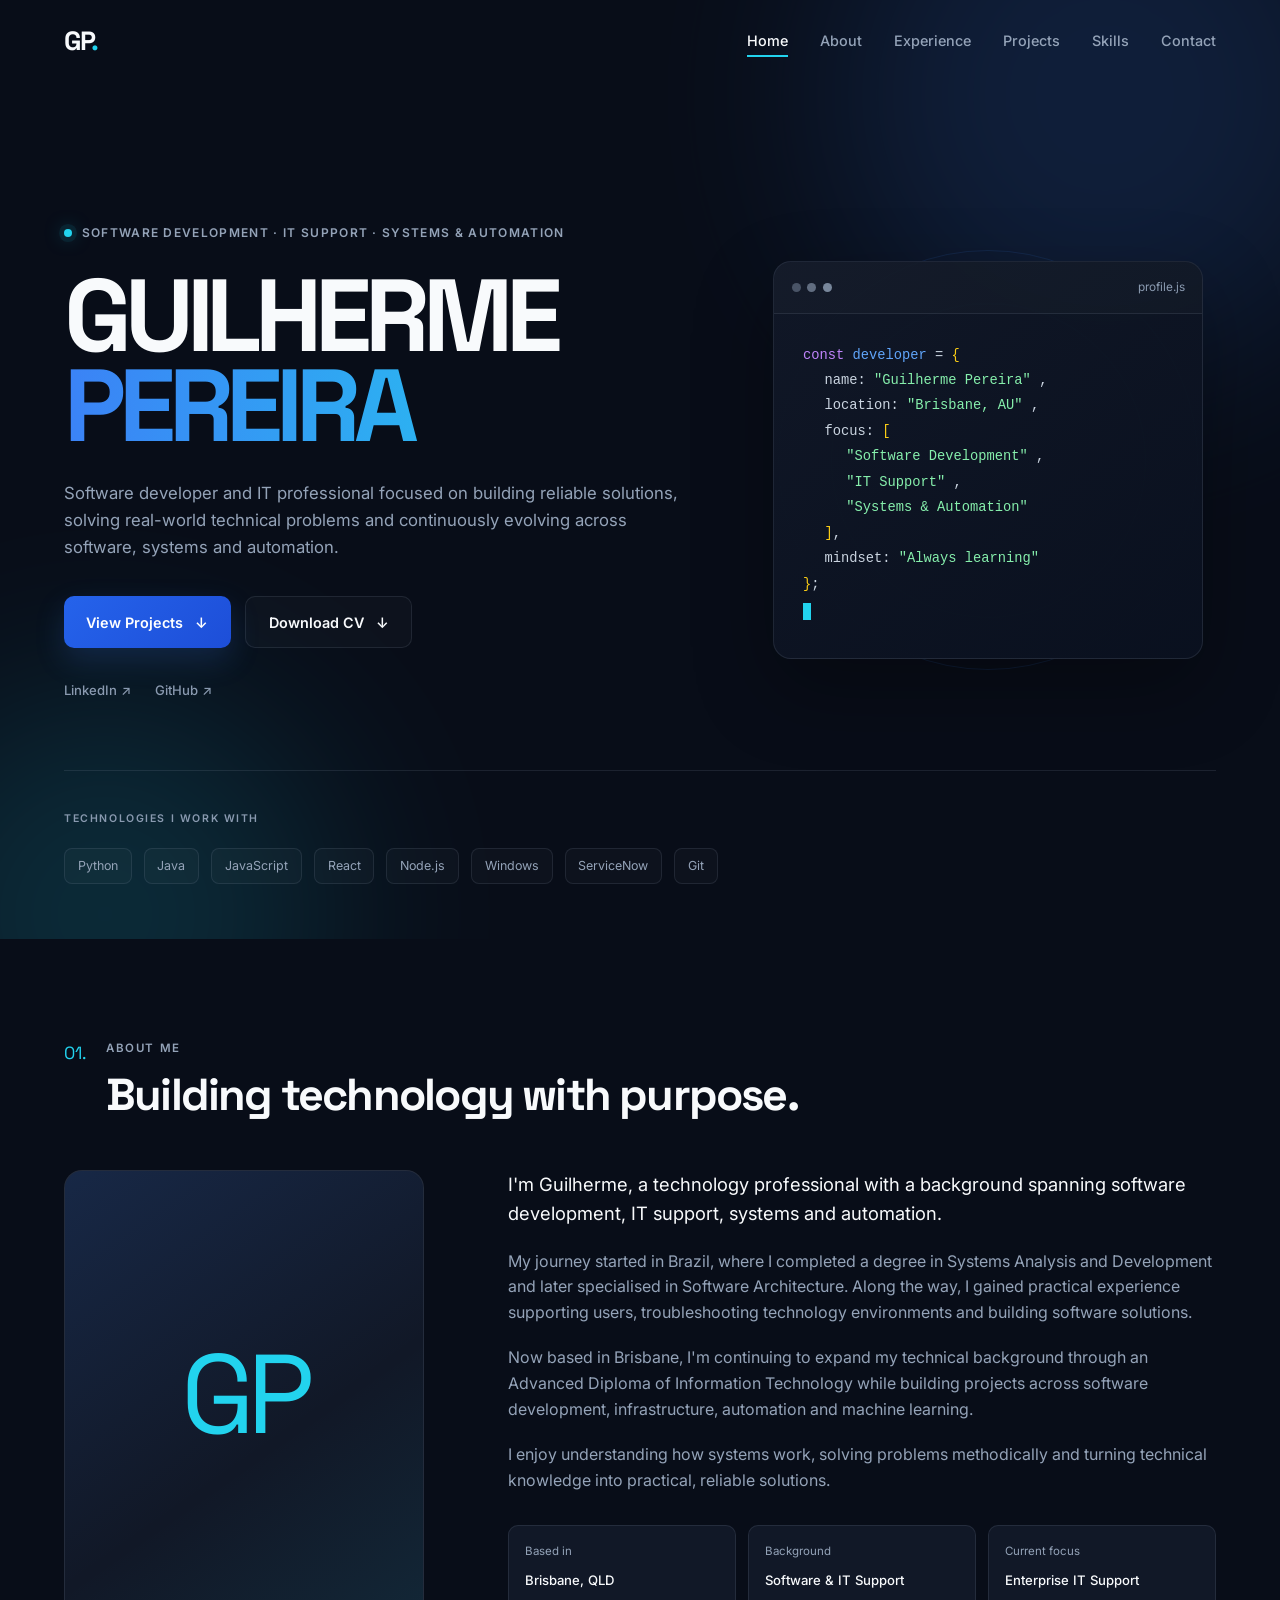
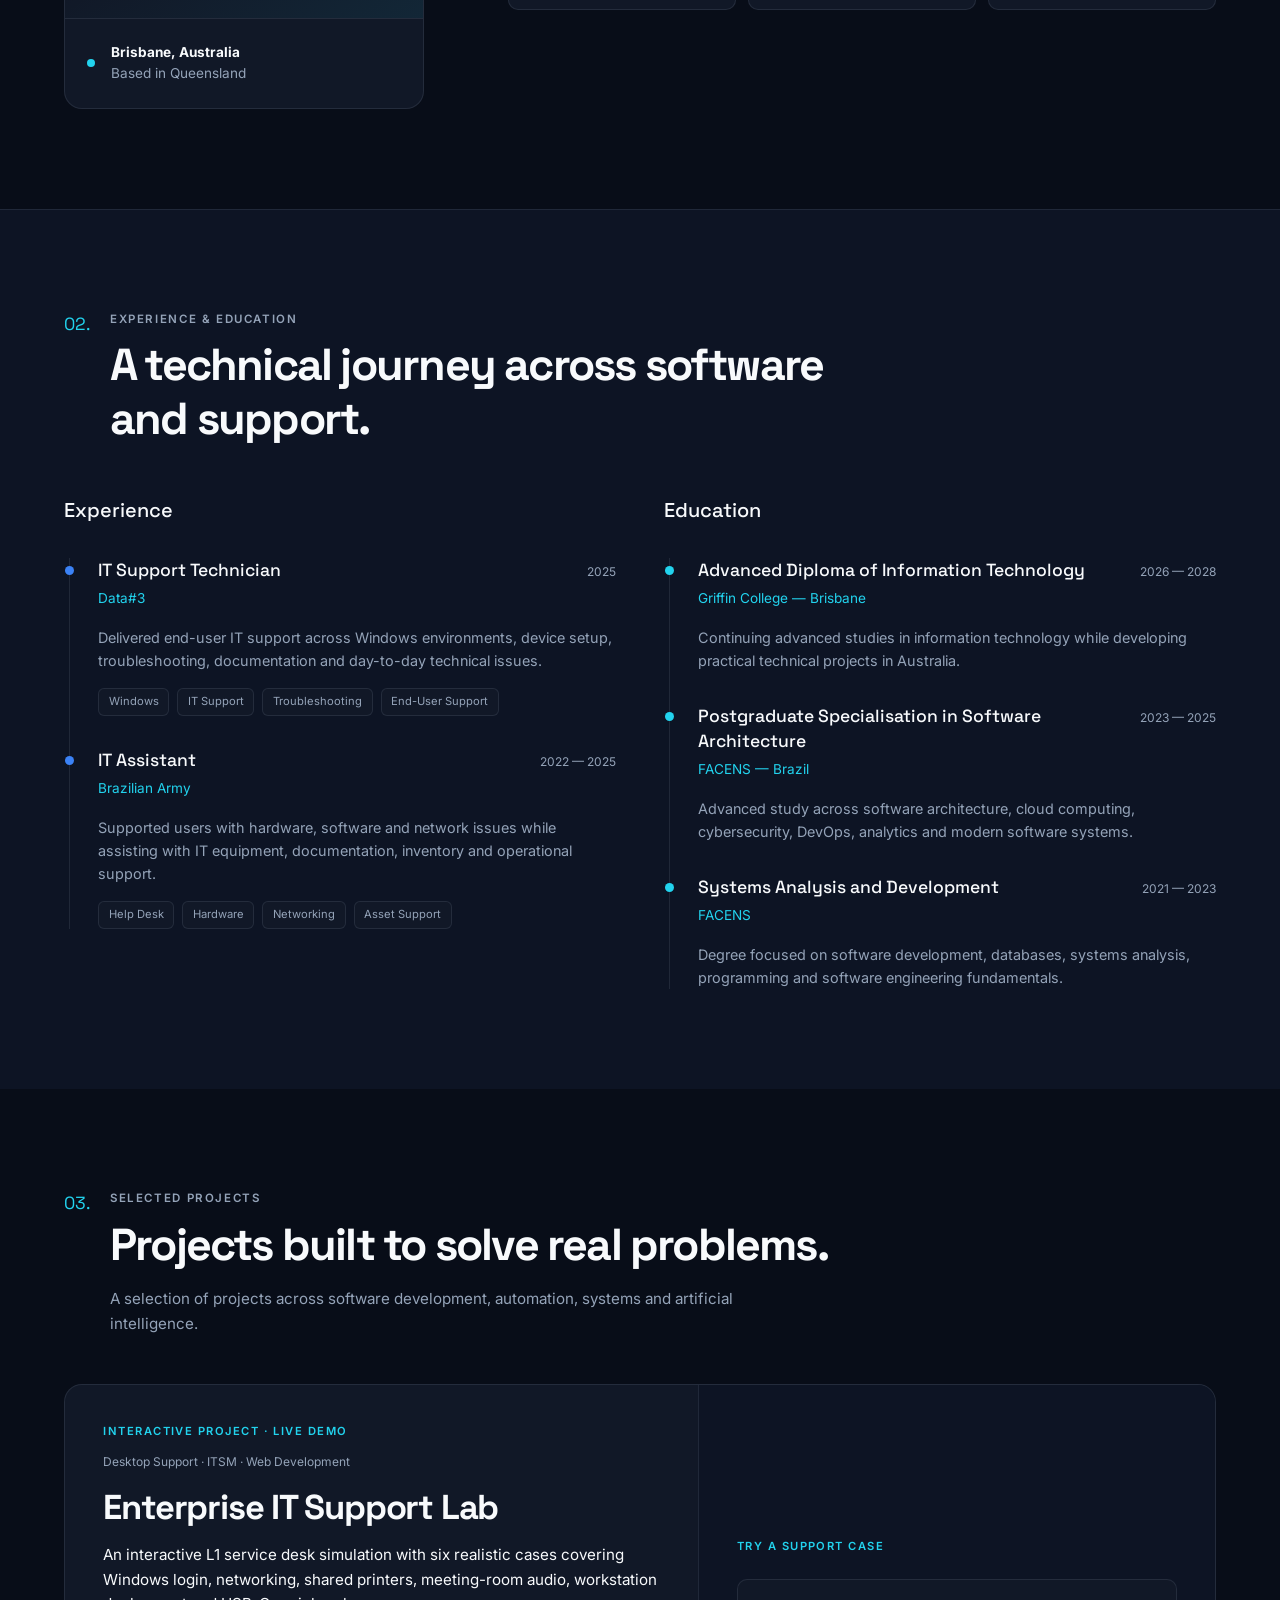
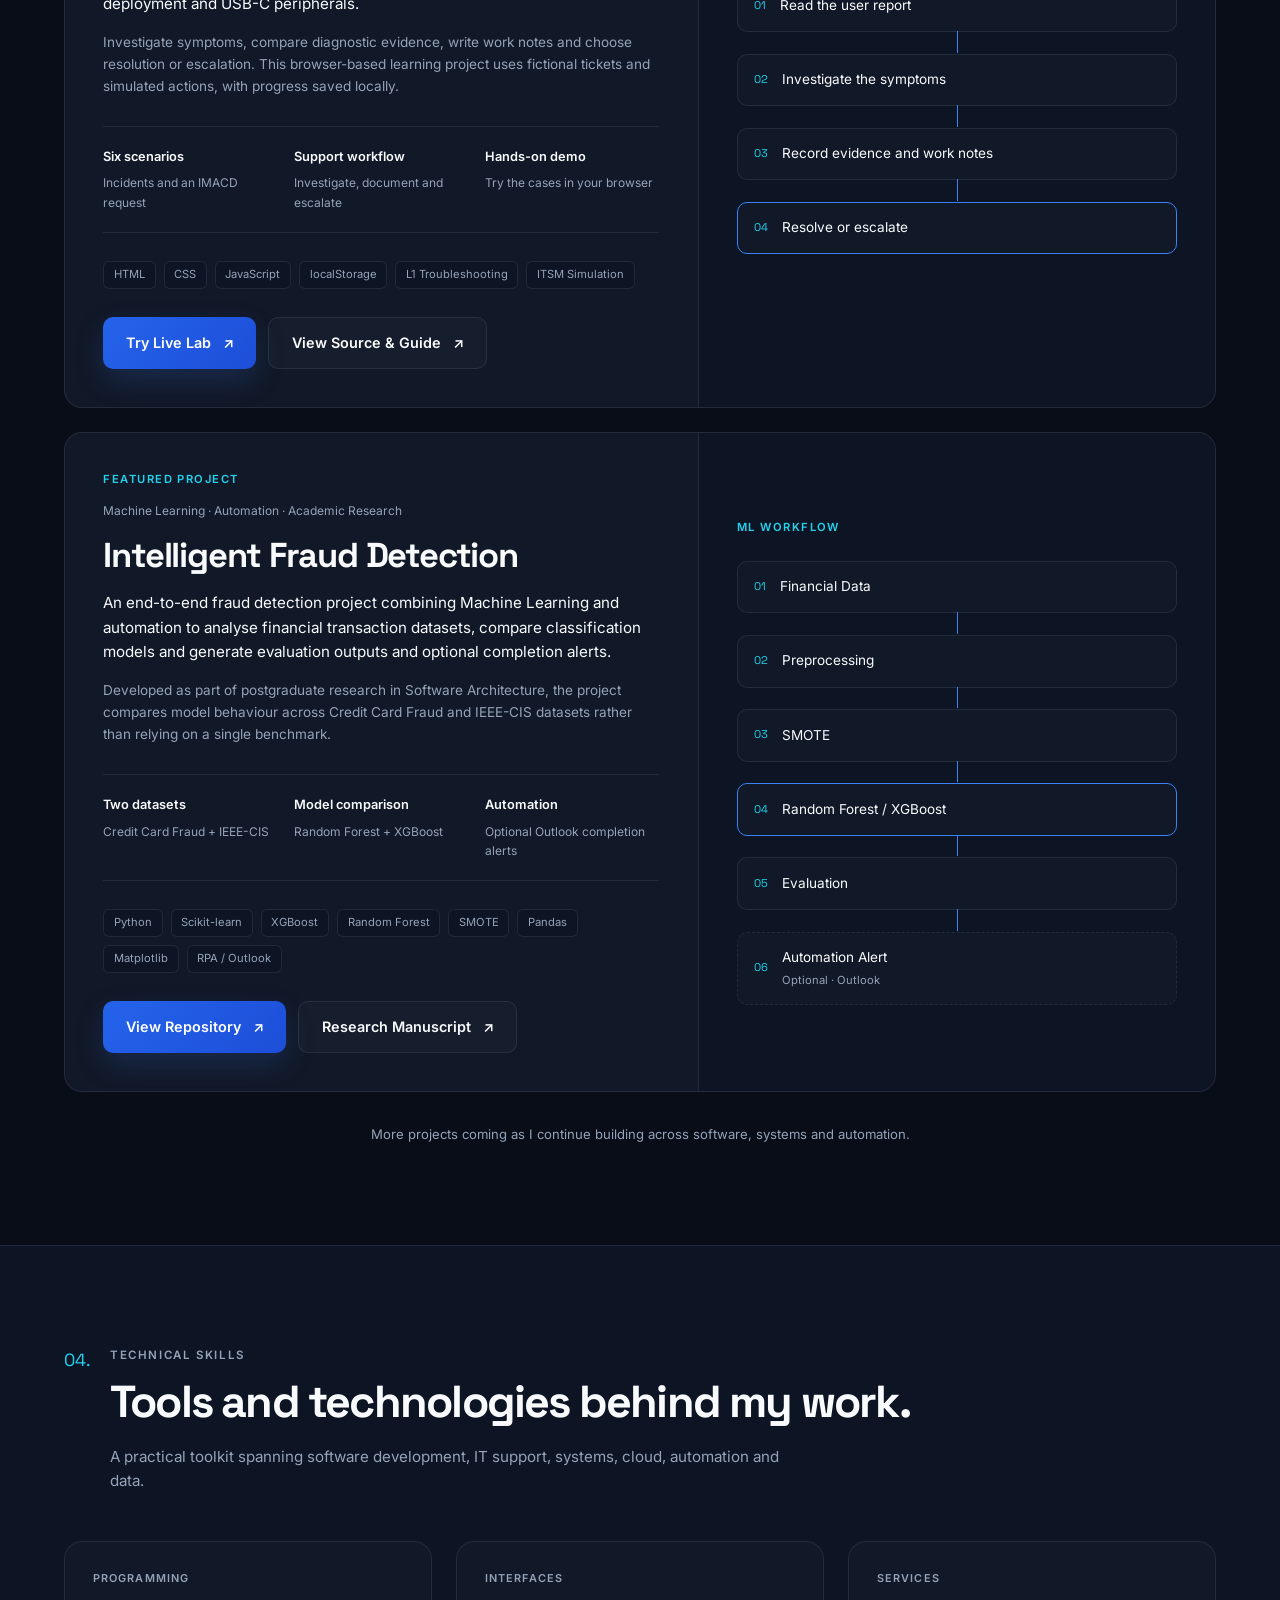
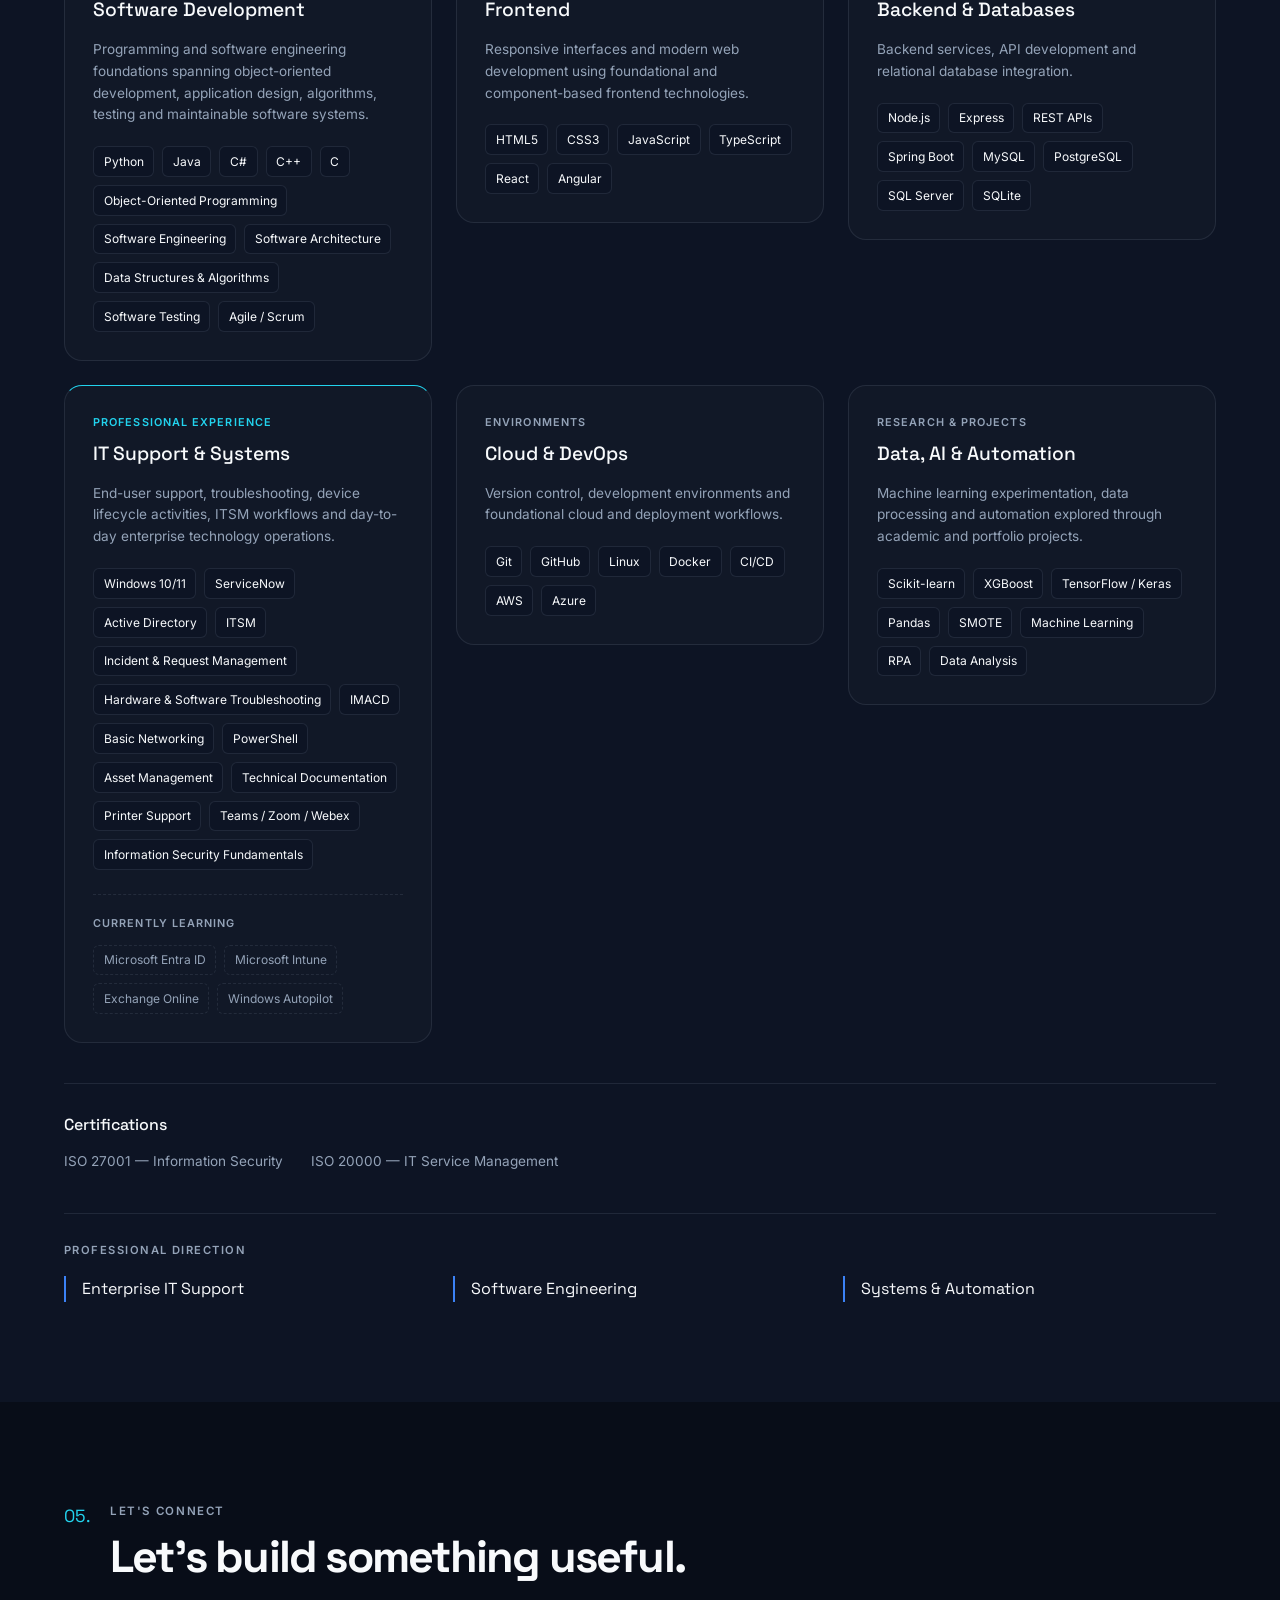
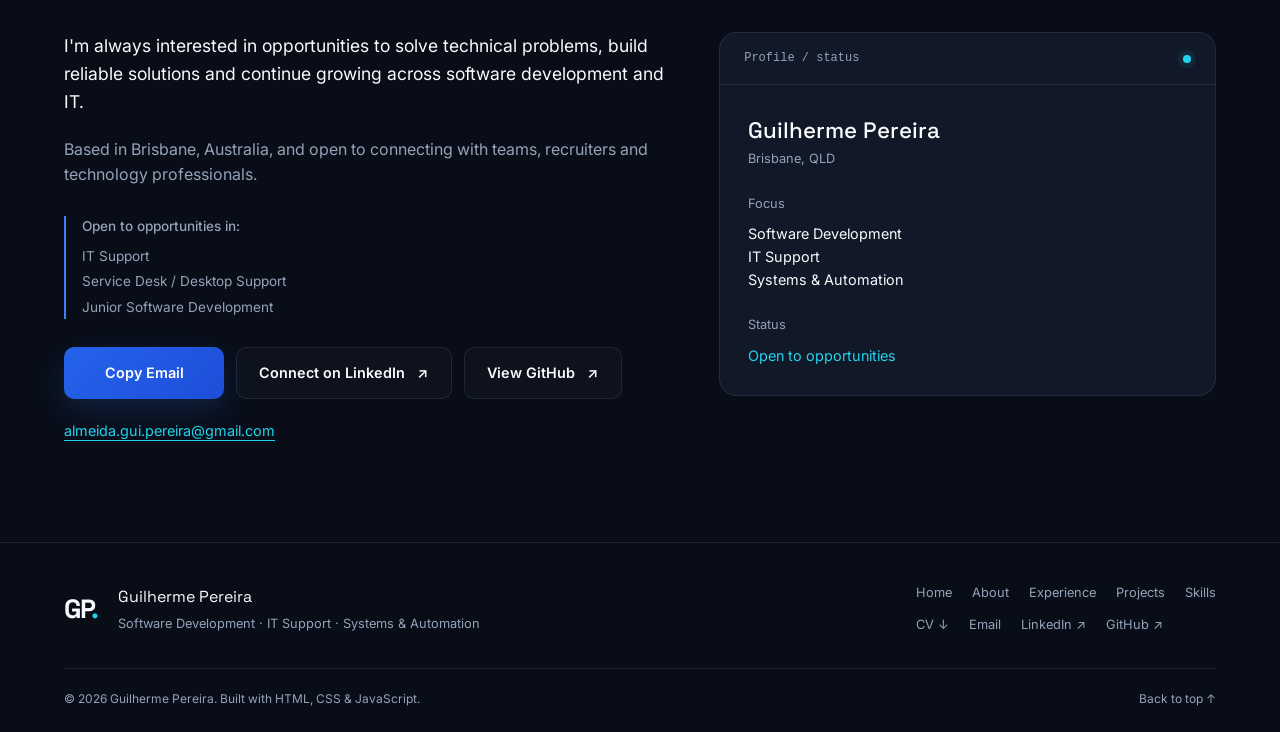
<file: index.html>
<!DOCTYPE html>
<html lang="en-AU">

<head>
    <meta charset="UTF-8">

    <meta name="viewport" content="width=device-width, initial-scale=1.0">

    <meta name="description"
        content="Guilherme Pereira is a Brisbane-based IT professional with a background in software development, IT support, systems, automation and machine learning.">

    <meta name="author" content="Guilherme de Almeida Pereira">

    <title>Guilherme Pereira | Software Development &amp; IT Support | Brisbane</title>

    <link rel="canonical" href="https://guilhermedealmeidapereira.github.io/">
    <link rel="icon" type="image/svg+xml" href="assets/favicon.svg">

    <!-- Search and social previews -->
    <meta property="og:type" content="website">
    <meta property="og:title" content="Guilherme Pereira | Software Development &amp; IT Support">
    <meta property="og:description" content="Brisbane-based technology professional working across software development, IT support, systems and automation.">
    <meta property="og:url" content="https://guilhermedealmeidapereira.github.io/">
    <meta property="og:site_name" content="Guilherme Pereira">
    <meta property="og:locale" content="en_AU">
    <meta name="twitter:card" content="summary">
    <meta name="twitter:title" content="Guilherme Pereira | Software Development &amp; IT Support">
    <meta name="twitter:description" content="Brisbane-based technology professional working across software development, IT support, systems and automation.">

    <script type="application/ld+json">
    {
        "@context": "https://schema.org",
        "@type": "Person",
        "name": "Guilherme de Almeida Pereira",
        "url": "https://guilhermedealmeidapereira.github.io/",
        "description": "Software Developer and IT Professional",
        "address": {
            "@type": "PostalAddress",
            "addressLocality": "Brisbane",
            "addressRegion": "Queensland",
            "addressCountry": "AU"
        },
        "sameAs": [
            "https://www.linkedin.com/in/guilhermedealmeidapereira",
            "https://github.com/GuilhermeDeAlmeidaPereira"
        ]
    }
    </script>

    <!-- Google Fonts -->
    <link rel="preconnect" href="https://fonts.googleapis.com">
    <link rel="preconnect" href="https://fonts.gstatic.com" crossorigin>

    <link
        href="https://fonts.googleapis.com/css2?family=Inter:wght@400;500;600;700&family=Space+Grotesk:wght@500;600;700&display=swap"
        rel="stylesheet">

    <!-- Main stylesheet -->
    <link rel="stylesheet" href="assets/css/style.css">
</head>

<body>

    <a class="skip-link" href="#main-content">Skip to main content</a>

    <!-- =========================
         HEADER / NAVIGATION
    ========================== -->
    <header class="header" id="header">
        <div class="container nav-container">

            <a href="#home" class="logo" aria-label="Go to homepage">
                GP<span>.</span>
            </a>

            <nav class="nav" id="main-nav" aria-label="Main navigation">
                <ul class="nav-links">
                    <li><a href="#home" class="nav-link active" aria-current="location">Home</a></li>
                    <li><a href="#about" class="nav-link">About</a></li>
                    <li><a href="#experience" class="nav-link">Experience</a></li>
                    <li><a href="#projects" class="nav-link">Projects</a></li>
                    <li><a href="#skills" class="nav-link">Skills</a></li>
                    <li><a href="#contact" class="nav-link">Contact</a></li>
                </ul>
            </nav>

            <button class="menu-toggle" id="menu-toggle" type="button" aria-label="Open navigation menu"
                aria-expanded="false" aria-controls="main-nav">
                <span></span>
                <span></span>
            </button>

        </div>
    </header>


    <main id="main-content" tabindex="-1">

        <!-- =========================
             HERO
        ========================== -->
        <section class="hero" id="home" tabindex="-1">

            <div class="hero-glow hero-glow-one" aria-hidden="true"></div>
            <div class="hero-glow hero-glow-two" aria-hidden="true"></div>

            <div class="container hero-container">

                <!-- LEFT SIDE -->
                <div class="hero-content">

                    <div class="hero-eyebrow">
                        <span class="status-dot" aria-hidden="true"></span>
                        Software Development · IT Support · Systems & Automation
                    </div>

                    <h1 class="hero-title">
                        <span>GUILHERME</span>
                        <span class="gradient-text">PEREIRA</span>
                    </h1>

                    <p class="hero-description">
                        Software developer and IT professional focused on
                        building reliable solutions, solving real-world
                        technical problems and continuously evolving across
                        software, systems and automation.
                    </p>

                    <div class="hero-actions">

                        <a href="#projects" class="btn btn-primary">
                            View Projects
                            <span aria-hidden="true">↓</span>
                        </a>

                        <a href="assets/files/Guilherme_Almeida_ICT_CV.pdf" class="btn btn-secondary" download>
                            Download CV
                            <span aria-hidden="true">↓</span>
                        </a>

                    </div>

                    <div class="hero-socials">

                        <a href="https://www.linkedin.com/in/guilhermedealmeidapereira" target="_blank"
                            rel="noopener noreferrer">
                            LinkedIn ↗
                        </a>

                        <a href="https://github.com/GuilhermeDeAlmeidaPereira" target="_blank"
                            rel="noopener noreferrer">
                            GitHub ↗
                        </a>

                    </div>

                </div>


                <!-- RIGHT SIDE -->
                <div class="hero-visual">

                    <div class="visual-orbit orbit-one" aria-hidden="true"></div>
                    <div class="visual-orbit orbit-two" aria-hidden="true"></div>

                    <div class="code-card">

                        <div class="code-card-header">

                            <div class="window-buttons" aria-hidden="true">
                                <span></span>
                                <span></span>
                                <span></span>
                            </div>

                            <span class="code-file">
                                profile.js
                            </span>

                        </div>

                        <div class="code-content">

                            <p>
                                <span class="code-purple">const</span>
                                <span class="code-blue"> developer</span>
                                =
                                <span class="code-yellow">{</span>
                            </p>

                            <p class="code-indent">
                                name:
                                <span class="code-green">
                                    "Guilherme Pereira"
                                </span>,
                            </p>

                            <p class="code-indent">
                                location:
                                <span class="code-green">
                                    "Brisbane, AU"
                                </span>,
                            </p>

                            <p class="code-indent">
                                focus:
                                <span class="code-yellow">[</span>
                            </p>

                            <p class="code-double-indent">
                                <span class="code-green">
                                    "Software Development"
                                </span>,
                            </p>

                            <p class="code-double-indent">
                                <span class="code-green">
                                    "IT Support"
                                </span>,
                            </p>

                            <p class="code-double-indent">
                                <span class="code-green">
                                    "Systems & Automation"
                                </span>
                            </p>

                            <p class="code-indent">
                                <span class="code-yellow">]</span>,
                            </p>

                            <p class="code-indent">
                                mindset:
                                <span class="code-green">
                                    "Always learning"
                                </span>
                            </p>

                            <p>
                                <span class="code-yellow">}</span>;
                            </p>

                            <span class="code-cursor" aria-hidden="true"></span>

                        </div>

                    </div>

                </div>

            </div>


            <!-- TECH STACK PREVIEW -->
            <div class="container tech-preview">

                <p class="tech-label">
                    TECHNOLOGIES I WORK WITH
                </p>

                <div class="tech-list">
                    <span>Python</span>
                    <span>Java</span>
                    <span>JavaScript</span>
                    <span>React</span>
                    <span>Node.js</span>
                    <span>Windows</span>
                    <span>ServiceNow</span>
                    <span>Git</span>
                </div>

            </div>

        </section>


        <!-- =========================
             ABOUT
        ========================== -->
        <section class="section about" id="about" tabindex="-1" aria-labelledby="about-heading">

            <div class="container">

                <div class="section-heading reveal">

                    <span class="section-number">01.</span>

                    <div>
                        <p class="section-eyebrow">ABOUT ME</p>
                        <h2 id="about-heading">Building technology with purpose.</h2>
                    </div>

                </div>


                <div class="about-grid">

                    <!-- PROFILE VISUAL -->
                    <div class="about-visual reveal">

                        <div class="profile-card">

                            <div class="profile-placeholder">
                                <span>GP</span>
                            </div>

                            <div class="profile-location">
                                <span class="status-dot" aria-hidden="true"></span>

                                <div>
                                    <strong>Brisbane, Australia</strong>
                                    <p>Based in Queensland</p>
                                </div>
                            </div>

                        </div>

                    </div>


                    <!-- ABOUT CONTENT -->
                    <div class="about-content reveal">

                        <p class="about-intro">
                            I'm Guilherme, a technology professional with a background
                            spanning software development, IT support, systems and
                            automation.
                        </p>

                        <p>
                            My journey started in Brazil, where I completed a degree in
                            Systems Analysis and Development and later specialised in
                            Software Architecture. Along the way, I gained practical
                            experience supporting users, troubleshooting technology
                            environments and building software solutions.
                        </p>

                        <p>
                            Now based in Brisbane, I'm continuing to expand my technical
                            background through an Advanced Diploma of Information
                            Technology while building projects across software
                            development, infrastructure, automation and machine
                            learning.
                        </p>

                        <p>
                            I enjoy understanding how systems work, solving problems
                            methodically and turning technical knowledge into practical,
                            reliable solutions.
                        </p>


                        <div class="about-highlights">

                            <div class="highlight-item">
                                <span class="highlight-label">Based in</span>
                                <strong>Brisbane, QLD</strong>
                            </div>

                            <div class="highlight-item">
                                <span class="highlight-label">Background</span>
                                <strong>Software & IT Support</strong>
                            </div>

                            <div class="highlight-item">
                                <span class="highlight-label">Current focus</span>
                                <strong>Enterprise IT Support</strong>
                            </div>

                        </div>

                    </div>

                </div>

            </div>

        </section>


        <!-- =========================
             EXPERIENCE
        ========================== -->
        <section class="section experience" id="experience" tabindex="-1" aria-labelledby="experience-heading">

            <div class="container">

                <div class="section-heading reveal">

                    <span class="section-number">02.</span>

                    <div>
                        <p class="section-eyebrow">EXPERIENCE & EDUCATION</p>
                        <h2 id="experience-heading">A technical journey across software and support.</h2>
                    </div>

                </div>


                <div class="career-grid">

                    <!-- EXPERIENCE -->
                    <div class="career-column reveal">

                        <div class="career-column-header">
                            <span>Experience</span>
                        </div>


                        <article class="timeline-item">

                            <div class="timeline-marker" aria-hidden="true"></div>

                            <div class="timeline-content">

                                <div class="timeline-top">
                                    <div>
                                        <h3>IT Support Technician</h3>
                                        <p class="timeline-company">Data#3</p>
                                    </div>

                                    <span class="timeline-date">
                                        2025
                                    </span>
                                </div>

                                <p class="timeline-description">
                                    Delivered end-user IT support across Windows
                                    environments, device setup, troubleshooting,
                                    documentation and day-to-day technical issues.
                                </p>

                                <div class="timeline-tags">
                                    <span>Windows</span>
                                    <span>IT Support</span>
                                    <span>Troubleshooting</span>
                                    <span>End-User Support</span>
                                </div>

                            </div>

                        </article>


                        <article class="timeline-item">

                            <div class="timeline-marker" aria-hidden="true"></div>

                            <div class="timeline-content">

                                <div class="timeline-top">
                                    <div>
                                        <h3>IT Assistant</h3>
                                        <p class="timeline-company">
                                            Brazilian Army
                                        </p>
                                    </div>

                                    <span class="timeline-date">
                                        2022 — 2025
                                    </span>
                                </div>

                                <p class="timeline-description">
                                    Supported users with hardware, software and network
                                    issues while assisting with IT equipment,
                                    documentation, inventory and operational support.
                                </p>

                                <div class="timeline-tags">
                                    <span>Help Desk</span>
                                    <span>Hardware</span>
                                    <span>Networking</span>
                                    <span>Asset Support</span>
                                </div>

                            </div>

                        </article>

                    </div>


                    <!-- EDUCATION -->
                    <div class="career-column reveal">

                        <div class="career-column-header">
                            <span>Education</span>
                        </div>


                        <article class="timeline-item">

                            <div class="timeline-marker education-marker" aria-hidden="true"></div>

                            <div class="timeline-content">

                                <div class="timeline-top">
                                    <div>
                                        <h3>
                                            Advanced Diploma of Information Technology
                                        </h3>

                                        <p class="timeline-company">
                                            Griffin College — Brisbane
                                        </p>
                                    </div>

                                    <span class="timeline-date">
                                        2026 — 2028
                                    </span>
                                </div>

                                <p class="timeline-description">
                                    Continuing advanced studies in information
                                    technology while developing practical technical
                                    projects in Australia.
                                </p>

                            </div>

                        </article>


                        <article class="timeline-item">

                            <div class="timeline-marker education-marker" aria-hidden="true"></div>

                            <div class="timeline-content">

                                <div class="timeline-top">
                                    <div>
                                        <h3>
                                            Postgraduate Specialisation in Software Architecture
                                        </h3>

                                        <p class="timeline-company">
                                            FACENS — Brazil
                                        </p>
                                    </div>

                                    <span class="timeline-date">
                                        2023 — 2025
                                    </span>
                                </div>

                                <p class="timeline-description">
                                    Advanced study across software architecture,
                                    cloud computing, cybersecurity, DevOps,
                                    analytics and modern software systems.
                                </p>

                            </div>

                        </article>


                        <article class="timeline-item">

                            <div class="timeline-marker education-marker" aria-hidden="true"></div>

                            <div class="timeline-content">

                                <div class="timeline-top">
                                    <div>
                                        <h3>
                                            Systems Analysis and Development
                                        </h3>

                                        <p class="timeline-company">
                                            FACENS
                                        </p>
                                    </div>

                                    <span class="timeline-date">
                                        2021 — 2023
                                    </span>
                                </div>

                                <p class="timeline-description">
                                    Degree focused on software development,
                                    databases, systems analysis, programming and
                                    software engineering fundamentals.
                                </p>

                            </div>

                        </article>

                    </div>

                </div>

            </div>

        </section>


        <!-- =========================
             PROJECTS
        ========================== -->
        <section class="section projects" id="projects" tabindex="-1" aria-labelledby="projects-heading">
            <div class="container">
                <div class="section-heading reveal">
                    <span class="section-number">03.</span>
                    <div>
                        <p class="section-eyebrow">SELECTED PROJECTS</p>
                        <h2 id="projects-heading">Projects built to solve real problems.</h2>
                        <p class="projects-intro">
                            A selection of projects across software development, automation,
                            systems and artificial intelligence.
                        </p>
                    </div>
                </div>

                <div class="reveal project-entry">
                    <article class="project-card featured-project" aria-labelledby="support-lab-title">
                        <div class="project-content">
                            <p class="project-type">Interactive project &middot; Live demo</p>
                            <p class="project-category">Desktop Support &middot; ITSM &middot; Web Development</p>
                            <h3 class="project-title" id="support-lab-title">Enterprise IT Support Lab</h3>
                            <p class="project-description">
                                An interactive L1 service desk simulation with six realistic cases covering
                                Windows login, networking, shared printers, meeting-room audio, workstation
                                deployment and USB-C peripherals.
                            </p>
                            <p class="project-context">
                                Investigate symptoms, compare diagnostic evidence, write work notes and
                                choose resolution or escalation. This browser-based learning project uses
                                fictional tickets and simulated actions, with progress saved locally.
                            </p>
                            <dl class="project-highlights">
                                <div class="project-highlight">
                                    <dt>Six scenarios</dt>
                                    <dd>Incidents and an IMACD request</dd>
                                </div>
                                <div class="project-highlight">
                                    <dt>Support workflow</dt>
                                    <dd>Investigate, document and escalate</dd>
                                </div>
                                <div class="project-highlight">
                                    <dt>Hands-on demo</dt>
                                    <dd>Try the cases in your browser</dd>
                                </div>
                            </dl>
                            <ul class="project-tech" aria-label="Project technologies and practices">
                                <li>HTML</li>
                                <li>CSS</li>
                                <li>JavaScript</li>
                                <li>localStorage</li>
                                <li>L1 Troubleshooting</li>
                                <li>ITSM Simulation</li>
                            </ul>
                            <div class="project-actions">
                                <a class="btn btn-primary"
                                    href="https://guilhermedealmeidapereira.github.io/projects/enterprise-it-support-lab/"
                                    target="_blank" rel="noopener noreferrer">
                                    Try Live Lab <span aria-hidden="true">&#8599;</span>
                                </a>
                                <a class="btn btn-secondary"
                                    href="https://github.com/GuilhermeDeAlmeidaPereira/enterprise-it-support-lab"
                                    target="_blank" rel="noopener noreferrer">
                                    View Source &amp; Guide <span aria-hidden="true">&#8599;</span>
                                </a>
                            </div>
                        </div>
                        <figure class="project-visual">
                            <figcaption class="pipeline-caption">Try a support case</figcaption>
                            <ol class="ml-pipeline" role="list">
                                <li class="pipeline-node"><span class="pipeline-step" aria-hidden="true">01</span><span>Read the user report</span></li>
                                <li class="pipeline-node"><span class="pipeline-step" aria-hidden="true">02</span><span>Investigate the symptoms</span></li>
                                <li class="pipeline-node"><span class="pipeline-step" aria-hidden="true">03</span><span>Record evidence and work notes</span></li>
                                <li class="pipeline-node pipeline-node-model"><span class="pipeline-step" aria-hidden="true">04</span><span>Resolve or escalate</span></li>
                            </ol>
                        </figure>
                    </article>
                </div>

                <div class="reveal project-entry">
                    <article class="project-card featured-project" aria-labelledby="fraud-project-title">
                        <div class="project-content">
                            <p class="project-type">Featured project</p>
                            <p class="project-category">Machine Learning &middot; Automation &middot; Academic Research</p>
                            <h3 class="project-title" id="fraud-project-title">Intelligent Fraud Detection</h3>
                            <p class="project-description">
                                An end-to-end fraud detection project combining Machine Learning and
                                automation to analyse financial transaction datasets, compare classification
                                models and generate evaluation outputs and optional completion alerts.
                            </p>
                            <p class="project-context">
                                Developed as part of postgraduate research in Software Architecture,
                                the project compares model behaviour across Credit Card Fraud and
                                IEEE-CIS datasets rather than relying on a single benchmark.
                            </p>

                            <dl class="project-highlights">
                                <div class="project-highlight">
                                    <dt>Two datasets</dt>
                                    <dd>Credit Card Fraud + IEEE-CIS</dd>
                                </div>
                                <div class="project-highlight">
                                    <dt>Model comparison</dt>
                                    <dd>Random Forest + XGBoost</dd>
                                </div>
                                <div class="project-highlight">
                                    <dt>Automation</dt>
                                    <dd>Optional Outlook completion alerts</dd>
                                </div>
                            </dl>

                            <ul class="project-tech" aria-label="Project technologies">
                                <li>Python</li>
                                <li>Scikit-learn</li>
                                <li>XGBoost</li>
                                <li>Random Forest</li>
                                <li>SMOTE</li>
                                <li>Pandas</li>
                                <li>Matplotlib</li>
                                <li>RPA / Outlook</li>
                            </ul>

                            <div class="project-actions">
                                <a class="btn btn-primary"
                                    href="https://github.com/GuilhermeDeAlmeidaPereira/fraud-detection-ml-rpa"
                                    target="_blank" rel="noopener noreferrer">
                                    View Repository <span aria-hidden="true">&#8599;</span>
                                </a>
                                <a class="btn btn-secondary"
                                    href="https://github.com/GuilhermeDeAlmeidaPereira/fraud-detection-ml-rpa/blob/main/docs/intelligent-automation-fraud-detection-manuscript.pdf"
                                    target="_blank" rel="noopener noreferrer">
                                    Research Manuscript <span aria-hidden="true">&#8599;</span>
                                </a>
                            </div>
                        </div>

                        <figure class="project-visual">
                            <figcaption class="pipeline-caption">ML workflow</figcaption>
                            <ol class="ml-pipeline" role="list">
                                <li class="pipeline-node">
                                    <span class="pipeline-step" aria-hidden="true">01</span>
                                    <span>Financial Data</span>
                                </li>
                                <li class="pipeline-node">
                                    <span class="pipeline-step" aria-hidden="true">02</span>
                                    <span>Preprocessing</span>
                                </li>
                                <li class="pipeline-node">
                                    <span class="pipeline-step" aria-hidden="true">03</span>
                                    <span>SMOTE</span>
                                </li>
                                <li class="pipeline-node pipeline-node-model">
                                    <span class="pipeline-step" aria-hidden="true">04</span>
                                    <span>Random Forest / XGBoost</span>
                                </li>
                                <li class="pipeline-node">
                                    <span class="pipeline-step" aria-hidden="true">05</span>
                                    <span>Evaluation</span>
                                </li>
                                <li class="pipeline-node pipeline-node-optional">
                                    <span class="pipeline-step" aria-hidden="true">06</span>
                                    <span>Automation Alert<small>Optional &middot; Outlook</small></span>
                                </li>
                            </ol>
                        </figure>
                    </article>
                </div>

                <p class="projects-coming-soon">
                    More projects coming as I continue building across software, systems and automation.
                </p>
            </div>
        </section>

        <!-- =========================
             SKILLS
        ========================== -->
        <section class="section skills" id="skills" tabindex="-1" aria-labelledby="skills-heading">
            <div class="container">
                <div class="section-heading reveal">
                    <span class="section-number">04.</span>
                    <div>
                        <p class="section-eyebrow">TECHNICAL SKILLS</p>
                        <h2 id="skills-heading">Tools and technologies behind my work.</h2>
                        <p class="skills-intro">
                            A practical toolkit spanning software development, IT support,
                            systems, cloud, automation and data.
                        </p>
                    </div>
                </div>

                <div class="skills-grid">
                    <article class="skill-card reveal" aria-labelledby="skill-heading-1">
                        <header class="skill-card-header">
                            <p class="skill-category">Programming</p>
                            <h3 id="skill-heading-1">Software Development</h3>
                        </header>
                        <p class="skill-description">Programming and software engineering foundations spanning object-oriented development, application design, algorithms, testing and maintainable software systems.</p>
                        <ul class="skill-tags">
                            <li class="skill-tag">Python</li>
                            <li class="skill-tag">Java</li>
                            <li class="skill-tag">C#</li>
                            <li class="skill-tag">C++</li>
                            <li class="skill-tag">C</li>
                            <li class="skill-tag">Object-Oriented Programming</li>
                            <li class="skill-tag">Software Engineering</li>
                            <li class="skill-tag">Software Architecture</li>
                            <li class="skill-tag">Data Structures &amp; Algorithms</li>
                            <li class="skill-tag">Software Testing</li>
                            <li class="skill-tag">Agile / Scrum</li>
                        </ul>
                    </article>

                    <article class="skill-card reveal" aria-labelledby="skill-heading-2">
                        <header class="skill-card-header">
                            <p class="skill-category">Interfaces</p>
                            <h3 id="skill-heading-2">Frontend</h3>
                        </header>
                        <p class="skill-description">Responsive interfaces and modern web development using foundational and component-based frontend technologies.</p>
                        <ul class="skill-tags">
                            <li class="skill-tag">HTML5</li>
                            <li class="skill-tag">CSS3</li>
                            <li class="skill-tag">JavaScript</li>
                            <li class="skill-tag">TypeScript</li>
                            <li class="skill-tag">React</li>
                            <li class="skill-tag">Angular</li>
                        </ul>
                    </article>

                    <article class="skill-card reveal" aria-labelledby="skill-heading-3">
                        <header class="skill-card-header">
                            <p class="skill-category">Services</p>
                            <h3 id="skill-heading-3">Backend &amp; Databases</h3>
                        </header>
                        <p class="skill-description">Backend services, API development and relational database integration.</p>
                        <ul class="skill-tags">
                            <li class="skill-tag">Node.js</li>
                            <li class="skill-tag">Express</li>
                            <li class="skill-tag">REST APIs</li>
                            <li class="skill-tag">Spring Boot</li>
                            <li class="skill-tag">MySQL</li>
                            <li class="skill-tag">PostgreSQL</li>
                            <li class="skill-tag">SQL Server</li>
                            <li class="skill-tag">SQLite</li>
                        </ul>
                    </article>

                    <article class="skill-card skill-card-featured reveal" aria-labelledby="skill-heading-4">
                        <header class="skill-card-header">
                            <p class="skill-category">Professional experience</p>
                            <h3 id="skill-heading-4">IT Support &amp; Systems</h3>
                        </header>
                        <p class="skill-description">End-user support, troubleshooting, device lifecycle activities, ITSM workflows and day-to-day enterprise technology operations.</p>
                        <ul class="skill-tags">
                            <li class="skill-tag">Windows 10/11</li>
                            <li class="skill-tag">ServiceNow</li>
                            <li class="skill-tag">Active Directory</li>
                            <li class="skill-tag">ITSM</li>
                            <li class="skill-tag">Incident &amp; Request Management</li>
                            <li class="skill-tag">Hardware &amp; Software Troubleshooting</li>
                            <li class="skill-tag">IMACD</li>
                            <li class="skill-tag">Basic Networking</li>
                            <li class="skill-tag">PowerShell</li>
                            <li class="skill-tag">Asset Management</li>
                            <li class="skill-tag">Technical Documentation</li>
                            <li class="skill-tag">Printer Support</li>
                            <li class="skill-tag">Teams / Zoom / Webex</li>
                            <li class="skill-tag">Information Security Fundamentals</li>
                        </ul>
                        <div class="skill-learning">
                            <h4>Currently learning</h4>
                            <ul class="skill-tags">
                                <li class="skill-tag skill-tag-learning">Microsoft Entra ID</li>
                                <li class="skill-tag skill-tag-learning">Microsoft Intune</li>
                                <li class="skill-tag skill-tag-learning">Exchange Online</li>
                                <li class="skill-tag skill-tag-learning">Windows Autopilot</li>
                            </ul>
                        </div>
                    </article>

                    <article class="skill-card reveal" aria-labelledby="skill-heading-5">
                        <header class="skill-card-header">
                            <p class="skill-category">Environments</p>
                            <h3 id="skill-heading-5">Cloud &amp; DevOps</h3>
                        </header>
                        <p class="skill-description">Version control, development environments and foundational cloud and deployment workflows.</p>
                        <ul class="skill-tags">
                            <li class="skill-tag">Git</li>
                            <li class="skill-tag">GitHub</li>
                            <li class="skill-tag">Linux</li>
                            <li class="skill-tag">Docker</li>
                            <li class="skill-tag">CI/CD</li>
                            <li class="skill-tag">AWS</li>
                            <li class="skill-tag">Azure</li>
                        </ul>
                    </article>

                    <article class="skill-card reveal" aria-labelledby="skill-heading-6">
                        <header class="skill-card-header">
                            <p class="skill-category">Research &amp; projects</p>
                            <h3 id="skill-heading-6">Data, AI &amp; Automation</h3>
                        </header>
                        <p class="skill-description">Machine learning experimentation, data processing and automation explored through academic and portfolio projects.</p>
                        <ul class="skill-tags">
                            <li class="skill-tag">Scikit-learn</li>
                            <li class="skill-tag">XGBoost</li>
                            <li class="skill-tag">TensorFlow / Keras</li>
                            <li class="skill-tag">Pandas</li>
                            <li class="skill-tag">SMOTE</li>
                            <li class="skill-tag">Machine Learning</li>
                            <li class="skill-tag">RPA</li>
                            <li class="skill-tag">Data Analysis</li>
                        </ul>
                    </article>
                </div>

                <div class="certifications reveal" role="group" aria-labelledby="certifications-heading">
                    <h3 id="certifications-heading">Certifications</h3>
                    <ul>
                        <li>ISO 27001 — Information Security</li>
                        <li>ISO 20000 — IT Service Management</li>
                    </ul>
                </div>

                <div class="current-focus reveal" role="group" aria-labelledby="current-focus-heading">
                    <h3 class="current-focus-label" id="current-focus-heading">PROFESSIONAL DIRECTION</h3>
                    <ul class="focus-grid">
                        <li class="focus-item">Enterprise IT Support</li>
                        <li class="focus-item">Software Engineering</li>
                        <li class="focus-item">Systems &amp; Automation</li>
                    </ul>
                </div>
            </div>
        </section>

        <!-- =========================
             CONTACT
        ========================== -->
        <section class="section contact" id="contact" tabindex="-1" aria-labelledby="contact-heading">
            <div class="container">
                <div class="section-heading reveal">
                    <span class="section-number">05.</span>
                    <div>
                        <p class="section-eyebrow">LET'S CONNECT</p>
                        <h2 id="contact-heading">Let's build something useful.</h2>
                    </div>
                </div>

                <div class="contact-grid">
                    <div class="contact-content reveal">
                        <p class="contact-intro">
                            I'm always interested in opportunities to solve technical problems,
                            build reliable solutions and continue growing across software development and IT.
                        </p>
                        <p class="contact-location">
                            Based in Brisbane, Australia, and open to connecting with teams,
                            recruiters and technology professionals.
                        </p>
                        <div class="contact-opportunities">
                            <p>Open to opportunities in:</p>
                            <ul>
                                <li>IT Support</li>
                                <li>Service Desk / Desktop Support</li>
                                <li>Junior Software Development</li>
                            </ul>
                        </div>
                        <div class="contact-actions">
                            <button class="btn btn-primary" id="copy-email" type="button" aria-live="polite">Copy Email</button>
                            <a class="btn btn-secondary"
                                href="https://www.linkedin.com/in/guilhermedealmeidapereira"
                                target="_blank" rel="noopener noreferrer">
                                Connect on LinkedIn <span aria-hidden="true">&#8599;</span>
                            </a>
                            <a class="btn btn-secondary"
                                href="https://github.com/GuilhermeDeAlmeidaPereira"
                                target="_blank" rel="noopener noreferrer">
                                View GitHub <span aria-hidden="true">&#8599;</span>
                            </a>
                        </div>
                        <p class="contact-email">
                            <a href="mailto:almeida.gui.pereira@gmail.com">almeida.gui.pereira@gmail.com</a>
                        </p>
                    </div>

                    <aside class="contact-status reveal" aria-labelledby="contact-profile-heading">
                        <div class="contact-status-header">
                            <span class="contact-panel-label">Profile / status</span>
                            <span class="status-dot" aria-hidden="true"></span>
                        </div>
                        <div class="contact-status-body">
                            <h3 id="contact-profile-heading">Guilherme Pereira</h3>
                            <p class="contact-status-location">Brisbane, QLD</p>
                            <dl class="contact-details">
                                <div>
                                    <dt>Focus</dt>
                                    <dd>
                                        <ul>
                                            <li>Software Development</li>
                                            <li>IT Support</li>
                                            <li>Systems &amp; Automation</li>
                                        </ul>
                                    </dd>
                                </div>
                                <div>
                                    <dt>Status</dt>
                                    <dd class="contact-status-value">Open to opportunities</dd>
                                </div>
                            </dl>
                        </div>
                    </aside>
                </div>
            </div>
        </section>

    </main>


    <footer class="footer">
        <div class="container">
            <div class="footer-top">
                <div class="footer-brand">
                    <a href="#home" class="logo" aria-label="Go to homepage">GP<span>.</span></a>
                    <div>
                        <p class="footer-name">Guilherme Pereira</p>
                        <p>Software Development &middot; IT Support &middot; Systems &amp; Automation</p>
                    </div>
                </div>
                <div class="footer-links">
                    <nav aria-label="Footer navigation">
                        <ul class="footer-nav">
                            <li><a href="#home">Home</a></li>
                            <li><a href="#about">About</a></li>
                            <li><a href="#experience">Experience</a></li>
                            <li><a href="#projects">Projects</a></li>
                            <li><a href="#skills">Skills</a></li>
                        </ul>
                    </nav>
                    <ul class="footer-socials" aria-label="Contact links">
                        <li><a href="assets/files/Guilherme_Almeida_ICT_CV.pdf" download>CV <span aria-hidden="true">↓</span></a></li>
                        <li><a href="mailto:almeida.gui.pereira@gmail.com">Email</a></li>
                        <li><a href="https://www.linkedin.com/in/guilhermedealmeidapereira"
                            target="_blank" rel="noopener noreferrer">LinkedIn <span aria-hidden="true">&#8599;</span></a></li>
                        <li><a href="https://github.com/GuilhermeDeAlmeidaPereira"
                            target="_blank" rel="noopener noreferrer">GitHub <span aria-hidden="true">&#8599;</span></a></li>
                    </ul>
                </div>
            </div>
            <div class="footer-bottom">
                <p>&copy; <span id="current-year"></span> Guilherme Pereira. Built with HTML, CSS &amp; JavaScript.</p>
                <a href="#home" class="back-to-top">Back to top <span aria-hidden="true">&#8593;</span></a>
            </div>
        </div>
    </footer>

    <script src="assets/js/main.js"></script>

</body>

</html>
</file>
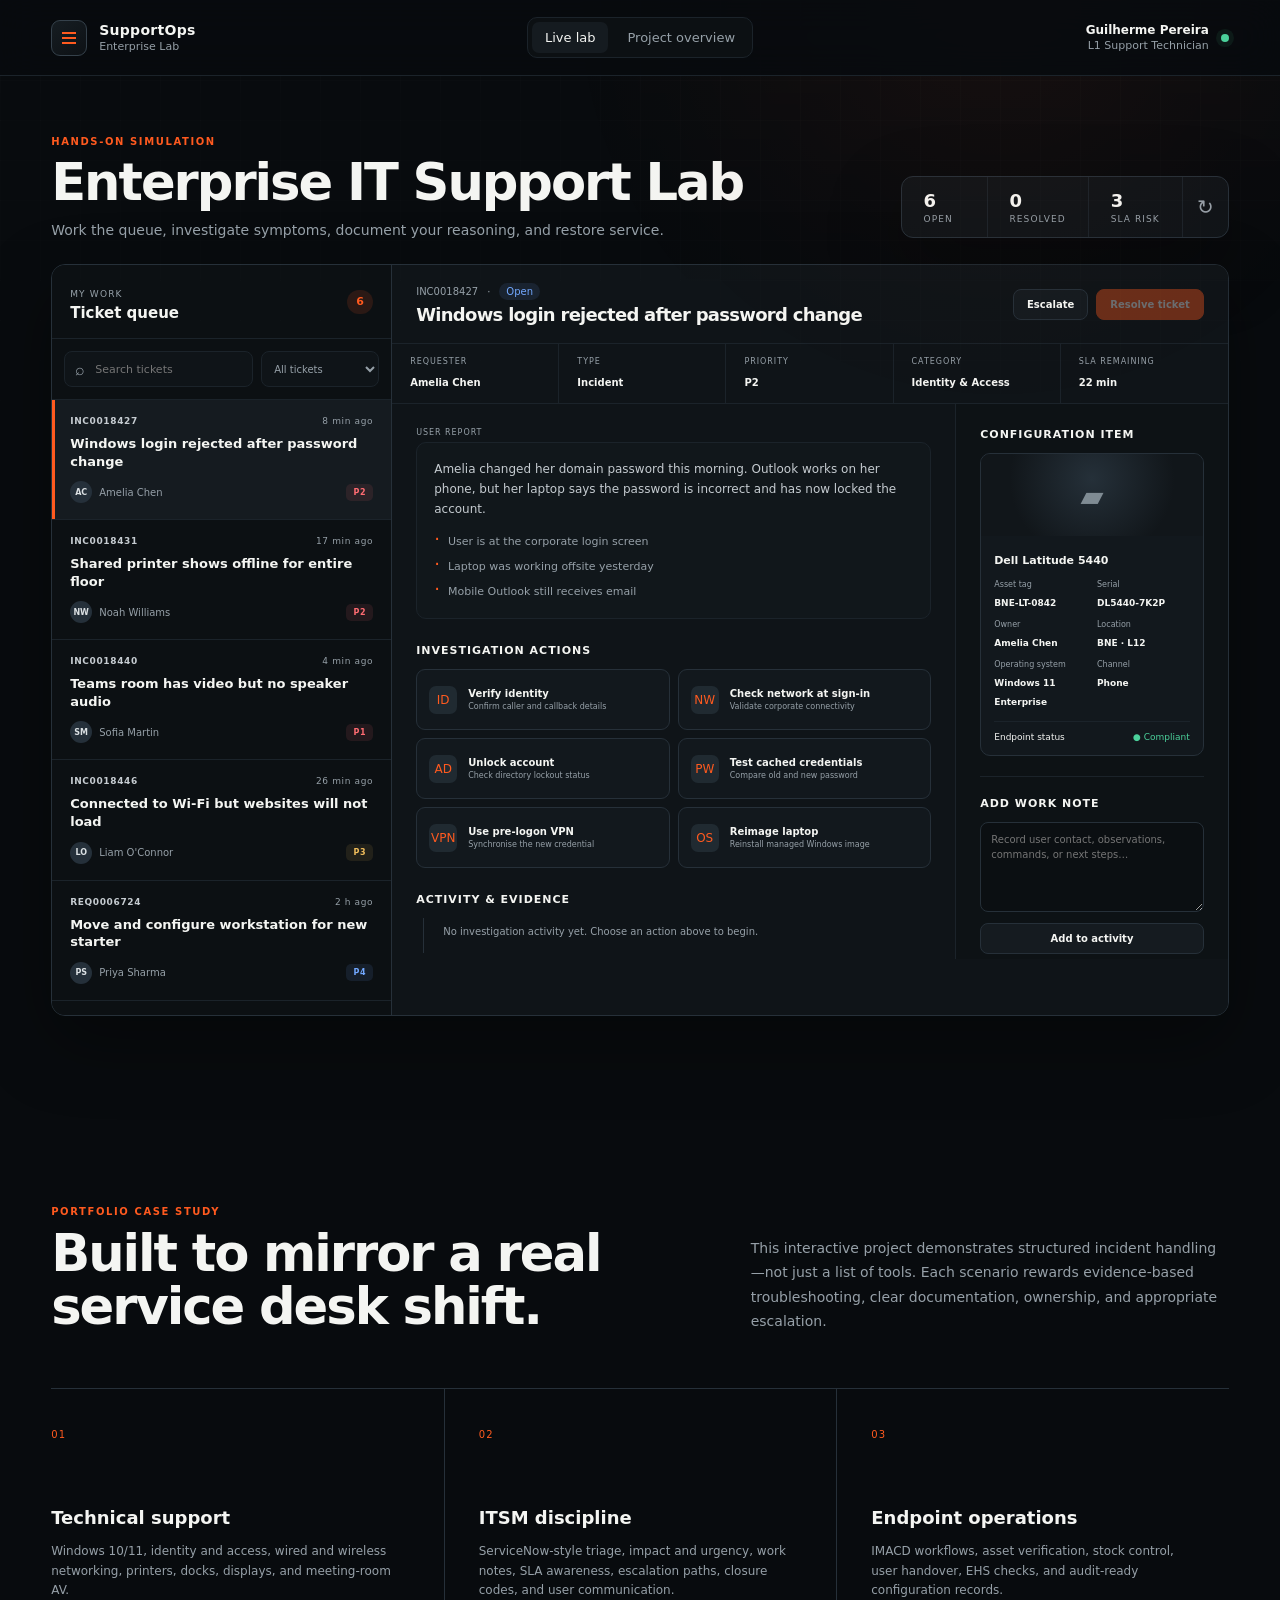
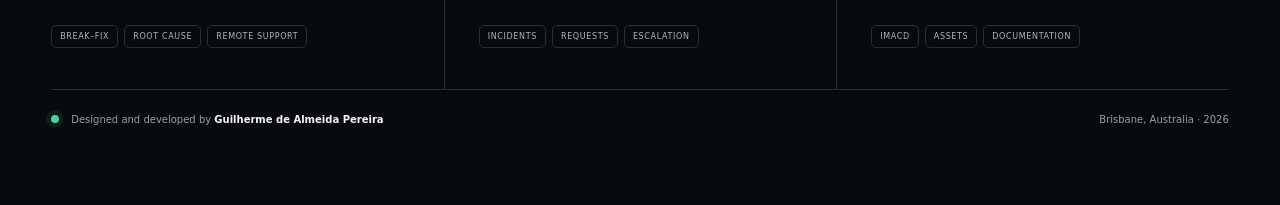
<file: projects/enterprise-it-support-lab/index.html>
<!doctype html>
<html lang="en">
  <head>
    <meta charset="UTF-8" />
    <meta name="viewport" content="width=device-width, initial-scale=1.0" />
    <meta name="description" content="A hands-on enterprise IT support simulation by Guilherme de Almeida Pereira." />
    <meta name="theme-color" content="#0b0f13" />
    <title>Enterprise IT Support Lab | Guilherme de Almeida Pereira</title>
    <link rel="stylesheet" href="styles.css" />
  </head>
  <body>
    <div class="app-shell">
      <header class="topbar">
        <a class="brand" href="#lab" aria-label="Enterprise IT Support Lab home">
          <span class="brand-mark" aria-hidden="true"><span></span></span>
          <span>
            <strong>SupportOps</strong>
            <small>Enterprise Lab</small>
          </span>
        </a>
        <nav aria-label="Primary navigation">
          <a href="#lab" class="nav-link active">Live lab</a>
          <a href="#overview" class="nav-link">Project overview</a>
        </nav>
        <div class="operator">
          <span class="status-dot"></span>
          <span><strong>Guilherme Pereira</strong><small>L1 Support Technician</small></span>
        </div>
      </header>

      <main>
        <section id="lab" class="lab-section" aria-labelledby="lab-title">
          <div class="section-intro">
            <div>
              <p class="eyebrow">Hands-on simulation</p>
              <h1 id="lab-title">Enterprise IT Support Lab</h1>
              <p>Work the queue, investigate symptoms, document your reasoning, and restore service.</p>
            </div>
            <div class="session-summary" aria-label="Session statistics">
              <div><strong id="open-count">0</strong><span>Open</span></div>
              <div><strong id="resolved-count">0</strong><span>Resolved</span></div>
              <div><strong id="sla-count">0</strong><span>SLA risk</span></div>
              <button id="reset-lab" class="icon-button" title="Reset lab progress" aria-label="Reset lab progress">↻</button>
            </div>
          </div>

          <div class="workspace">
            <aside class="ticket-queue" aria-label="Ticket queue">
              <div class="queue-header">
                <div>
                  <span class="queue-label">My work</span>
                  <strong>Ticket queue</strong>
                </div>
                <span id="queue-total" class="count-pill">0</span>
              </div>
              <div class="queue-controls">
                <label class="search-box">
                  <span aria-hidden="true">⌕</span>
                  <input id="ticket-search" type="search" placeholder="Search tickets" aria-label="Search tickets" />
                </label>
                <select id="ticket-filter" aria-label="Filter tickets">
                  <option value="all">All tickets</option>
                  <option value="open">Open</option>
                  <option value="resolved">Resolved</option>
                  <option value="priority">High priority</option>
                </select>
              </div>
              <div id="ticket-list" class="ticket-list"></div>
            </aside>

            <article id="ticket-workbench" class="ticket-workbench" aria-live="polite"></article>
          </div>
        </section>

        <section id="overview" class="overview-section" aria-labelledby="overview-title">
          <div class="overview-heading">
            <div>
              <p class="eyebrow">Portfolio case study</p>
              <h2 id="overview-title">Built to mirror a real service desk shift.</h2>
            </div>
            <p>This interactive project demonstrates structured incident handling—not just a list of tools. Each scenario rewards evidence-based troubleshooting, clear documentation, ownership, and appropriate escalation.</p>
          </div>

          <div class="capability-grid">
            <article>
              <span class="capability-number">01</span>
              <h3>Technical support</h3>
              <p>Windows 10/11, identity and access, wired and wireless networking, printers, docks, displays, and meeting-room AV.</p>
              <div class="tag-row"><span>Break–fix</span><span>Root cause</span><span>Remote support</span></div>
            </article>
            <article>
              <span class="capability-number">02</span>
              <h3>ITSM discipline</h3>
              <p>ServiceNow-style triage, impact and urgency, work notes, SLA awareness, escalation paths, closure codes, and user communication.</p>
              <div class="tag-row"><span>Incidents</span><span>Requests</span><span>Escalation</span></div>
            </article>
            <article>
              <span class="capability-number">03</span>
              <h3>Endpoint operations</h3>
              <p>IMACD workflows, asset verification, stock control, user handover, EHS checks, and audit-ready configuration records.</p>
              <div class="tag-row"><span>IMACD</span><span>Assets</span><span>Documentation</span></div>
            </article>
          </div>

          <div class="project-footer">
            <div>
              <span class="available-dot"></span>
              <span>Designed and developed by <strong>Guilherme de Almeida Pereira</strong></span>
            </div>
            <span>Brisbane, Australia · 2026</span>
          </div>
        </section>
      </main>
    </div>

    <div id="modal-root"></div>
    <div id="toast" class="toast" role="status" aria-live="polite"></div>
    <script src="app.js"></script>
  </body>
</html>
</file>
<file: assets/css/style.css>
/* =====================================================
   DESIGN SYSTEM
===================================================== */

:root {
    --background: #080d18;
    --background-secondary: #0d1424;
    --surface: #111827;
    --surface-light: #182235;

    --text-primary: #f8fafc;
    --text-secondary: #94a3b8;
    --text-muted: #8a9ab0;

    --accent: #3b82f6;
    --accent-secondary: #22d3ee;
    --accent-strong: #2563eb;

    --border: rgba(148, 163, 184, 0.14);

    --container-width: 1200px;
    --header-height: 82px;
    --radius-card: 18px;
    --radius-control: 10px;
    --radius-tag: 6px;

    --font-heading: "Space Grotesk", sans-serif;
    --font-body: "Inter", sans-serif;

    --transition: 0.3s ease;
}


/* =====================================================
   RESET
===================================================== */

* {
    margin: 0;
    padding: 0;
    box-sizing: border-box;
}

@media (prefers-reduced-motion: no-preference) {
    html {
        scroll-behavior: smooth;
    }
}

body {
    min-height: 100vh;

    font-family: var(--font-body);

    background: var(--background);
    color: var(--text-primary);

    line-height: 1.6;

    overflow-x: hidden;
}

a {
    color: inherit;
    text-decoration: none;
}

button {
    font: inherit;
}

ul {
    list-style: none;
}


/* =====================================================
   GLOBAL
===================================================== */

:where(a, button):focus-visible {
    outline: 2px solid var(--accent-secondary);
    outline-offset: 4px;
}

.container {
    width: min(90%, var(--container-width));
    margin-inline: auto;
}


/* =====================================================
   HEADER
===================================================== */

.header {
    position: fixed;

    top: 0;
    left: 0;

    width: 100%;

    z-index: 1000;

    border-bottom: 1px solid transparent;

    transition:
        background var(--transition),
        border-color var(--transition),
        backdrop-filter var(--transition);
}

.header.scrolled {
    background: rgba(8, 13, 24, 0.78);

    backdrop-filter: blur(18px);

    border-color: var(--border);
}

.nav-container {
    height: var(--header-height);

    display: flex;
    align-items: center;
    justify-content: space-between;
}


/* LOGO */

.logo {
    flex-shrink: 0;
    font-family: var(--font-heading);

    font-size: 1.65rem;
    font-weight: 700;

    letter-spacing: -0.05em;
}

.logo span {
    color: var(--accent-secondary);
}


/* NAVIGATION */

.nav-links {
    display: flex;
    align-items: center;

    gap: 2rem;
}

.nav-link {
    position: relative;

    font-size: 0.9rem;
    font-weight: 500;

    color: var(--text-secondary);

    transition: color var(--transition);
}

.nav-link:hover,
.nav-link.active {
    color: var(--text-primary);
}

.nav-link::after {
    content: "";

    position: absolute;

    left: 0;
    bottom: -8px;

    width: 0;
    height: 2px;

    background: var(--accent-secondary);

    transition: width var(--transition);
}

.nav-link:hover::after,
.nav-link.active::after {
    width: 100%;
}


/* MOBILE MENU BUTTON */

.menu-toggle {
    display: none;

    width: 44px;
    height: 44px;

    background: transparent;

    border: 0;

    cursor: pointer;
}

.menu-toggle span {
    display: block;

    width: 24px;
    height: 2px;

    margin: 6px auto;

    background: var(--text-primary);

    transition: var(--transition);
}


/* =====================================================
   HERO
===================================================== */

.hero {
    position: relative;

    min-height: 100vh;

    padding-top: 150px;
    padding-bottom: 55px;

    overflow: hidden;
}

.hero-container {
    min-height: 620px;

    display: grid;

    grid-template-columns:
        minmax(0, 1.15fr)
        minmax(380px, 0.85fr);

    align-items: center;

    gap: 5rem;
}


/* BACKGROUND GLOW */

.hero-glow {
    position: absolute;

    border-radius: 50%;

    pointer-events: none;

    filter: blur(100px);

    opacity: 0.15;
}

.hero-glow-one {
    width: 550px;
    height: 550px;

    top: -180px;
    right: -100px;

    background: var(--accent);
}

.hero-glow-two {
    width: 450px;
    height: 450px;

    bottom: -200px;
    left: -120px;

    background: var(--accent-secondary);
}


/* HERO CONTENT */

.hero-content {
    position: relative;
    z-index: 2;
}

.hero-eyebrow {
    display: inline-flex;
    align-items: center;

    gap: 0.6rem;

    margin-bottom: 1.8rem;

    font-size: 0.75rem;
    font-weight: 600;

    letter-spacing: 0.11em;

    text-transform: uppercase;

    color: var(--text-secondary);
}

.status-dot {
    flex-shrink: 0;
    width: 8px;
    height: 8px;

    border-radius: 50%;

    background: var(--accent-secondary);

    box-shadow:
        0 0 0 5px rgba(34, 211, 238, 0.08),
        0 0 18px rgba(34, 211, 238, 0.55);
}


/* TITLE */

.hero-title {
    display: flex;
    flex-direction: column;

    margin-bottom: 1.8rem;

    font-family: var(--font-heading);

    font-size: clamp(4rem, 8vw, 7.4rem);

    font-weight: 700;

    line-height: 0.88;

    letter-spacing: -0.07em;
}

.gradient-text {
    padding-right: 0.1em;

    background:
        linear-gradient(
            90deg,
            var(--accent),
            var(--accent-secondary)
        );

    background-clip: text;
    -webkit-background-clip: text;

    color: transparent;
}


/* DESCRIPTION */

.hero-description {
    max-width: 620px;

    margin-bottom: 2.2rem;

    font-size: 1.05rem;

    color: var(--text-secondary);
}


/* BUTTONS */

.hero-actions {
    display: flex;
    flex-wrap: wrap;

    gap: 0.9rem;

    margin-bottom: 2rem;
}

.btn {
    min-height: 52px;

    display: inline-flex;
    align-items: center;
    justify-content: center;

    gap: 0.75rem;

    padding: 0.8rem 1.4rem;

    border-radius: var(--radius-control);

    font-size: 0.9rem;
    font-weight: 600;

    transition:
        transform var(--transition),
        background var(--transition),
        border-color var(--transition);
}

.btn:hover {
    transform: translateY(-3px);
}

.btn-primary {
    background:
        linear-gradient(
            135deg,
            var(--accent-strong),
            #1d4ed8
        );

    color: white;

    box-shadow:
        0 12px 30px rgba(59, 130, 246, 0.18);
}

.btn-secondary {
    border: 1px solid var(--border);

    background: rgba(255, 255, 255, 0.025);

    color: var(--text-primary);
}

.btn-secondary:hover {
    background: rgba(255, 255, 255, 0.06);

    border-color: rgba(148, 163, 184, 0.25);
}


/* SOCIALS */

.hero-socials {
    display: flex;

    gap: 1.5rem;
}

.hero-socials a {
    font-size: 0.82rem;
    font-weight: 500;

    color: var(--text-muted);

    transition: color var(--transition);
}

.hero-socials a:hover {
    color: var(--accent-secondary);
}


/* =====================================================
   HERO VISUAL
===================================================== */

.hero-visual {
    position: relative;

    min-height: 480px;

    display: flex;
    align-items: center;
    justify-content: center;
}

.visual-orbit {
    position: absolute;

    border: 1px solid rgba(59, 130, 246, 0.12);

    border-radius: 50%;

    pointer-events: none;
}

.orbit-one {
    width: 420px;
    height: 420px;
}

.orbit-two {
    width: 315px;
    height: 315px;

    border-color: rgba(34, 211, 238, 0.12);
}


/* CODE CARD */

.code-card {
    position: relative;

    z-index: 3;

    width: 100%;
    max-width: 430px;

    overflow: hidden;

    border: 1px solid var(--border);
    border-radius: var(--radius-card);

    background:
        linear-gradient(
            145deg,
            rgba(17, 24, 39, 0.96),
            rgba(10, 17, 31, 0.96)
        );

    box-shadow:
        0 30px 80px rgba(0, 0, 0, 0.32);

    transition:
        transform 0.4s ease,
        border-color 0.4s ease;
}

.code-card:hover {
    transform: translateY(-3px);

    border-color:
        rgba(59, 130, 246, 0.28);
}


/* CODE CARD HEADER */

.code-card-header {
    height: 52px;

    display: flex;
    align-items: center;
    justify-content: space-between;

    padding-inline: 1.1rem;

    border-bottom: 1px solid var(--border);

    background:
        rgba(255, 255, 255, 0.015);
}

.window-buttons {
    display: flex;

    gap: 0.4rem;
}

.window-buttons span {
    width: 9px;
    height: 9px;

    border-radius: 50%;

    background: var(--text-muted);
}

.window-buttons span:nth-child(1) {
    opacity: 0.45;
}

.window-buttons span:nth-child(2) {
    opacity: 0.65;
}

.window-buttons span:nth-child(3) {
    opacity: 0.85;
}

.code-file {
    font-size: 0.74rem;

    color: var(--text-muted);
}


/* CODE CONTENT */

.code-content {
    padding: 1.8rem;

    font-family:
        "Consolas",
        "Courier New",
        monospace;

    font-size: 0.86rem;

    line-height: 1.85;

    color: #cbd5e1;
}

.code-indent {
    padding-left: 1.35rem;
}

.code-double-indent {
    padding-left: 2.7rem;
}

.code-purple {
    color: #c084fc;
}

.code-blue {
    color: #60a5fa;
}

.code-green {
    color: #86efac;
}

.code-yellow {
    color: #facc15;
}


/* CURSOR */

.code-cursor {
    display: inline-block;

    width: 8px;
    height: 17px;

    margin-top: 6px;

    background: var(--accent-secondary);

    animation: blink 1s infinite;
}

@keyframes blink {
    0%,
    49% {
        opacity: 1;
    }

    50%,
    100% {
        opacity: 0;
    }
}


/* =====================================================
   TECH PREVIEW
===================================================== */

.tech-preview {
    position: relative;

    z-index: 2;

    padding-top: 2.5rem;

    border-top: 1px solid var(--border);
}

.tech-label {
    margin-bottom: 1.25rem;

    font-size: 0.66rem;
    font-weight: 600;

    letter-spacing: 0.15em;

    color: var(--text-muted);
}

.tech-list {
    display: flex;
    flex-wrap: wrap;

    gap: 0.75rem;
}

.tech-list span {
    padding: 0.45rem 0.8rem;

    border: 1px solid var(--border);
    border-radius: 8px;

    background:
        rgba(255, 255, 255, 0.025);

    font-size: 0.78rem;

    color: var(--text-secondary);
}


/* =====================================================
   SECTIONS / ABOUT
===================================================== */

.section {
    padding-block: 100px;
    scroll-margin-top: var(--header-height);
}

.section-heading {
    display: flex;
    align-items: flex-start;
    gap: 1.25rem;
    margin-bottom: 3rem;
}

.section-number {
    flex-shrink: 0;
    font-family: var(--font-heading);
    font-size: 1.1rem;
    color: var(--accent-secondary);
}

.section-eyebrow {
    margin-bottom: 0.65rem;
    font-size: 0.72rem;
    font-weight: 600;
    letter-spacing: 0.14em;
    color: var(--text-secondary);
}

.section-heading h2 {
    max-width: 800px;
    font-family: var(--font-heading);
    font-size: clamp(1.9rem, 3.5vw, 2.8rem);
    line-height: 1.2;
    letter-spacing: -0.04em;
}

.about-grid {
    display: grid;
    grid-template-columns: minmax(0, 0.75fr) minmax(0, 1.4fr);
    gap: 4rem;
    align-items: start;
}

.profile-card {
    max-width: 360px;
    overflow: hidden;
    border: 1px solid var(--border);
    border-radius: var(--radius-card);
    background: var(--surface);
}

.profile-placeholder {
    display: grid;
    place-items: center;
    aspect-ratio: 4 / 5;
    background: linear-gradient(145deg, rgba(59, 130, 246, 0.15), transparent 60%, rgba(34, 211, 238, 0.08));
}

.profile-placeholder span {
    font-family: var(--font-heading);
    font-size: clamp(5rem, 9vw, 7rem);
    letter-spacing: -0.07em;
    color: var(--accent-secondary);
}

.profile-location {
    display: flex;
    align-items: center;
    gap: 1rem;
    padding: 1.4rem;
    border-top: 1px solid var(--border);
    font-size: 0.85rem;
}

.profile-location .status-dot {
    flex-shrink: 0;
    box-shadow: none;
}

.profile-location p,
.about-content > p {
    color: var(--text-secondary);
}

.about-content > p {
    margin-bottom: 1.25rem;
}

.about-content > .about-intro {
    font-size: 1.15rem;
    color: var(--text-primary);
}

.about-highlights {
    display: grid;
    grid-template-columns: repeat(3, minmax(0, 1fr));
    gap: 0.75rem;
    margin-top: 2rem;
}

.highlight-item {
    padding: 1rem;
    border: 1px solid var(--border);
    border-radius: var(--radius-control);
    background: var(--surface);
}

.highlight-label {
    display: block;
    margin-bottom: 0.4rem;
    font-size: 0.72rem;
    color: var(--text-secondary);
}

.highlight-item strong {
    font-size: 0.82rem;
    font-weight: 500;
}

/* =====================================================
   EXPERIENCE / EDUCATION
===================================================== */

.experience {
    border-top: 1px solid var(--border);
    background: var(--background-secondary);
}

.career-grid {
    display: grid;
    grid-template-columns: repeat(2, minmax(0, 1fr));
    gap: 3rem;
}

.career-column-header {
    margin-bottom: 2rem;
    font-family: var(--font-heading);
    font-size: 1.25rem;
    font-weight: 500;
}

.timeline-item {
    position: relative;
    margin-left: 5px;
    padding: 0 0 2rem 1.75rem;
    border-left: 1px solid var(--border);
}

.timeline-item:last-child {
    padding-bottom: 0;
}

.timeline-marker {
    position: absolute;
    top: 0.5rem;
    left: -5px;
    width: 9px;
    height: 9px;
    border-radius: 50%;
    background: var(--accent);
}

.education-marker {
    background: var(--accent-secondary);
}

.timeline-top {
    display: flex;
    justify-content: space-between;
    align-items: baseline;
    gap: 1rem;
    margin-bottom: 1rem;
}

.timeline-top h3 {
    font-family: var(--font-heading);
    font-size: 1.1rem;
    line-height: 1.4;
    font-weight: 500;
}

.timeline-company {
    margin-top: 0.35rem;
    font-size: 0.85rem;
    color: var(--accent-secondary);
}

.timeline-date {
    flex-shrink: 0;
    font-size: 0.75rem;
    color: var(--text-secondary);
}

.timeline-description {
    font-size: 0.9rem;
    color: var(--text-secondary);
}

/* Compact technology lists keep their section-specific names. */
.timeline-tags,
.project-tech,
.skill-tags {
    display: flex;
    flex-wrap: wrap;
    gap: 0.5rem;
}

.timeline-tags {
    margin-top: 1rem;
}

.timeline-tags span {
    padding: 0.25rem 0.6rem;
    border: 1px solid var(--border);
    border-radius: var(--radius-tag);
    background: var(--surface);
    font-size: 0.7rem;
    color: var(--text-secondary);
}

/* =====================================================
   PROJECTS
===================================================== */

.projects-intro,
.skills-intro {
    max-width: 680px;
    margin-top: 1rem;
    color: var(--text-secondary);
    font-size: 0.95rem;
}

/* Ready for additional completed project cards. */
.projects-grid {
    display: grid;
    grid-template-columns: repeat(auto-fit, minmax(min(100%, 320px), 1fr));
    gap: 1.5rem;
}

.project-card {
    min-width: 0;
    border: 1px solid var(--border);
    border-radius: var(--radius-card);
    background: var(--surface);
    transition: border-color var(--transition), transform var(--transition);
}

.project-entry + .project-entry {
    margin-top: 1.5rem;
}

.project-card:focus-within {
    border-color: var(--accent-secondary);
}

@media (hover: hover) and (prefers-reduced-motion: no-preference) {
    .project-card:hover {
        border-color: var(--accent);
        transform: translateY(-3px);
    }
}

.featured-project {
    display: grid;
    grid-template-columns: minmax(0, 1.1fr) minmax(0, 0.9fr);
    overflow: hidden;
}

.project-content {
    min-width: 0;
    padding: clamp(1.5rem, 3vw, 2.5rem);
}

.project-type,
.pipeline-caption {
    font-size: 0.7rem;
    font-weight: 600;
    letter-spacing: 0.13em;
    text-transform: uppercase;
    color: var(--accent-secondary);
}

.project-category {
    margin-top: 0.7rem;
    font-size: 0.75rem;
    color: var(--text-secondary);
}

.project-title {
    margin-block: 1rem;
    font-family: var(--font-heading);
    font-size: clamp(1.7rem, 2.7vw, 2.25rem);
    line-height: 1.15;
    letter-spacing: -0.035em;
}

.project-description {
    font-size: 0.95rem;
}

.project-context {
    margin-top: 1rem;
    font-size: 0.85rem;
    color: var(--text-secondary);
}

.project-highlights {
    display: grid;
    grid-template-columns: repeat(3, minmax(0, 1fr));
    gap: 1rem;
    margin-block: 1.75rem;
    padding-block: 1.25rem;
    border-block: 1px solid var(--border);
}

.project-highlight dt {
    margin-bottom: 0.4rem;
    font-size: 0.8rem;
    font-weight: 600;
}

.project-highlight dd {
    font-size: 0.75rem;
    color: var(--text-secondary);
}

.project-tech li {
    max-width: 100%;
    padding: 0.25rem 0.6rem;
    border: 1px solid var(--border);
    border-radius: var(--radius-tag);
    background: var(--background-secondary);
    font-size: 0.7rem;
    overflow-wrap: anywhere;
    color: var(--text-secondary);
}

.project-actions,
.contact-actions {
    display: flex;
    flex-wrap: wrap;
    gap: 0.75rem;
    margin-top: 1.75rem;
}

.project-visual {
    min-width: 0;
    display: flex;
    flex-direction: column;
    justify-content: center;
    padding: clamp(1.5rem, 3vw, 2.5rem);
    border-left: 1px solid var(--border);
    background: var(--background-secondary);
}

.pipeline-caption {
    margin-bottom: 1.5rem;
}

.ml-pipeline {
    list-style: none;
    display: grid;
    gap: 1.35rem;
}

.pipeline-node {
    position: relative;
    display: flex;
    align-items: center;
    gap: 0.9rem;
    padding: 0.9rem 1rem;
    border: 1px solid var(--border);
    border-radius: var(--radius-control);
    background: var(--surface);
    font-size: 0.85rem;
    overflow-wrap: anywhere;
}

/* Empty CSS connectors keep the ordered workflow quiet for screen readers. */
.pipeline-node:not(:last-child)::after {
    content: "";
    position: absolute;
    top: 100%;
    left: 50%;
    height: 1.35rem;
    border-left: 1px solid var(--accent);
}

.pipeline-step {
    flex-shrink: 0;
    font-family: var(--font-heading);
    font-size: 0.7rem;
    color: var(--accent-secondary);
}

.pipeline-node-model {
    border-color: var(--accent);
}

.pipeline-node-optional {
    border-style: dashed;
}

.pipeline-node small {
    display: block;
    margin-top: 0.2rem;
    font-size: 0.7rem;
    color: var(--text-secondary);
}

.projects-coming-soon {
    margin-top: 2rem;
    font-size: 0.82rem;
    color: var(--text-secondary);
    text-align: center;
}

@media (max-width: 950px) {
    .featured-project {
        grid-template-columns: 1fr;
    }

    .project-visual {
        border-left: 0;
        border-top: 1px solid var(--border);
    }

    .ml-pipeline {
        width: 100%;
        max-width: 440px;
        margin-inline: auto;
    }
}

@media (max-width: 650px) {
    .project-highlights {
        grid-template-columns: 1fr;
    }

    .project-actions {
        flex-direction: column;
    }
}

/* =====================================================
   SKILLS / CURRENT FOCUS
===================================================== */

.skills {
    border-top: 1px solid var(--border);
    background: var(--background-secondary);
}

.skills-grid {
    display: grid;
    align-items: start;
    grid-template-columns: repeat(3, minmax(0, 1fr));
    gap: 1.5rem;
}

.skill-card {
    min-width: 0;
    padding: 1.75rem;
    border: 1px solid var(--border);
    border-radius: var(--radius-card);
    background: var(--surface);
}

.skill-card-featured {
    border-top-color: var(--accent-secondary);
}

.skill-category {
    margin-bottom: 0.65rem;
    font-size: 0.68rem;
    font-weight: 600;
    letter-spacing: 0.1em;
    text-transform: uppercase;
    color: var(--text-secondary);
}

.skill-card-featured .skill-category {
    color: var(--accent-secondary);
}

.skill-card-header h3 {
    font-family: var(--font-heading);
    font-size: 1.2rem;
    font-weight: 500;
    line-height: 1.3;
}

.skill-description {
    margin-block: 1rem 1.25rem;
    font-size: 0.85rem;
    color: var(--text-secondary);
}

.skill-tag {
    max-width: 100%;
    padding: 0.3rem 0.6rem;
    border: 1px solid var(--border);
    border-radius: var(--radius-tag);
    font-size: 0.75rem;
    overflow-wrap: anywhere;
    color: var(--text-primary);
    background: var(--background-secondary);
}

/* Preserve the shared reveal transition; keep hover motion restrained. */
@media (hover: hover) and (prefers-reduced-motion: no-preference) {
    .skill-card:hover {
        border-color: var(--accent);
    }
}

.current-focus {
    margin-top: 2.5rem;
    padding-top: 1.75rem;
    border-top: 1px solid var(--border);
}

.current-focus-label {
    margin-bottom: 1rem;
    font-size: 0.7rem;
    font-weight: 600;
    letter-spacing: 0.13em;
    color: var(--text-secondary);
}

.focus-grid {
    display: grid;
    grid-template-columns: repeat(3, minmax(0, 1fr));
    gap: 1rem;
}

.focus-item {
    padding-left: 1rem;
    border-left: 2px solid var(--accent);
    font-family: var(--font-heading);
    font-size: 1rem;
    overflow-wrap: anywhere;
}

@media (max-width: 1000px) {
    .skills-grid {
        grid-template-columns: repeat(2, minmax(0, 1fr));
    }
}

@media (max-width: 650px) {
    .skills-grid,
    .focus-grid {
        grid-template-columns: 1fr;
    }

    .skill-card {
        padding: 1.5rem;
    }
}

/* =====================================================
   CONTACT / FOOTER
===================================================== */

.contact-grid {
    display: grid;
    grid-template-columns: minmax(0, 1.1fr) minmax(0, 0.9fr);
    gap: 3rem;
    align-items: start;
}

.contact-content,
.contact-status {
    min-width: 0;
    overflow-wrap: anywhere;
}

.contact-intro {
    font-size: 1.1rem;
}

.contact-location {
    margin-top: 1.25rem;
    color: var(--text-secondary);
}

.contact-opportunities {
    margin-top: 1.75rem;
    padding-left: 1rem;
    border-left: 2px solid var(--accent);
    font-size: 0.85rem;
    color: var(--text-secondary);
}

.contact-opportunities p {
    margin-bottom: 0.5rem;
    font-weight: 500;
}

.contact-opportunities li + li {
    margin-top: 0.25rem;
}

.contact-status {
    border: 1px solid var(--border);
    border-radius: var(--radius-card);
    background: var(--surface);
}

.contact-status-header {
    display: flex;
    align-items: center;
    justify-content: space-between;
    gap: 1rem;
    padding: 1rem 1.5rem;
    border-bottom: 1px solid var(--border);
}

.contact-panel-label {
    font-family: Consolas, "Courier New", monospace;
    font-size: 0.75rem;
    color: var(--text-secondary);
}

.contact-status-header .status-dot {
    flex-shrink: 0;
    box-shadow: 0 0 0 5px rgba(34, 211, 238, 0.08);
}

.contact-status-body {
    padding: 1.75rem;
}

.contact-status h3 {
    font-family: var(--font-heading);
    font-size: 1.4rem;
    font-weight: 500;
}

.contact-status-location,
.contact-details dt {
    font-size: 0.8rem;
    color: var(--text-secondary);
}

.contact-details > div {
    margin-top: 1.5rem;
}

.contact-details dt {
    margin-bottom: 0.5rem;
}

.contact-details dd {
    font-size: 0.9rem;
}

.contact-status-value {
    color: var(--accent-secondary);
}

.footer {
    padding-block: 2.5rem 1.5rem;
    border-top: 1px solid var(--border);
    background: var(--background);
    font-size: 0.8rem;
    color: var(--text-secondary);
}

.footer-top,
.footer-bottom {
    display: flex;
    justify-content: space-between;
    align-items: center;
    gap: 1.5rem;
    flex-wrap: wrap;
}

.footer-brand {
    display: flex;
    align-items: center;
    gap: 1.25rem;
}

.footer-brand .logo,
.footer-name {
    color: var(--text-primary);
}

.footer-name {
    margin-bottom: 0.25rem;
    font-family: var(--font-heading);
    font-size: 1rem;
}

.footer-nav,
.footer-socials {
    display: flex;
    flex-wrap: wrap;
    gap: 0.75rem 1.25rem;
}

.footer-socials {
    margin-top: 0.75rem;
}

.footer a:hover {
    color: var(--accent-secondary);
}

.footer-bottom {
    margin-top: 2rem;
    padding-top: 1.25rem;
    border-top: 1px solid var(--border);
    font-size: 0.75rem;
}

.back-to-top {
    white-space: nowrap;
}

@media (max-width: 950px) {
    .contact-grid {
        grid-template-columns: 1fr;
        gap: 2rem;
    }
}

@media (max-width: 650px) {
    .contact-actions {
        flex-direction: column;
    }

    .footer-top,
    .footer-bottom {
        align-items: flex-start;
        flex-direction: column;
    }
}

/* Accessibility and supporting text */
.skip-link {
    position: fixed;
    top: 1rem;
    left: 1rem;
    z-index: 1100;
    padding: 0.75rem 1rem;
    border-radius: var(--radius-control);
    background: var(--surface-light);
    transform: translateY(calc(-100% - 2rem));
}

.skip-link:focus {
    transform: none;
}

#main-content {
    scroll-margin-top: var(--header-height);
}

.section-heading > div,
.timeline-top > div,
.footer-brand > div {
    min-width: 0;
    overflow-wrap: anywhere;
}

.skill-learning {
    margin-top: 1.5rem;
    padding-top: 1.25rem;
    border-top: 1px dashed var(--border);
}

.skill-learning h4 {
    margin-bottom: 0.75rem;
    font-size: 0.68rem;
    font-weight: 600;
    letter-spacing: 0.1em;
    text-transform: uppercase;
    color: var(--text-secondary);
}

.skill-tag-learning {
    border-style: dashed;
    background: transparent;
    color: var(--text-secondary);
}

.contact-email {
    margin-top: 1.25rem;
    font-size: 0.9rem;
    overflow-wrap: anywhere;
    color: var(--accent-secondary);
}

.contact-email a {
    text-decoration: underline;
    text-underline-offset: 4px;
}

/* Content stays visible unless JavaScript enables the observer. */
.reveal.is-pending {
    opacity: 0;
    transform: translateY(18px);
}

.reveal {
    transition: opacity 0.6s ease, transform 0.6s ease;
}

.reveal:focus-within {
    opacity: 1;
    transform: none;
    transition: none;
}

@media (max-width: 950px) {
    .about-grid,
    .career-grid {
        grid-template-columns: 1fr;
        gap: 2.5rem;
    }

    .profile-card {
        width: 100%;
        margin-inline: auto;
    }
}

@media (max-width: 650px) {
    .section {
        padding-block: 64px;
    }

    .section-heading {
        gap: 0.8rem;
        margin-bottom: 2rem;
    }

    .about-highlights {
        grid-template-columns: 1fr;
    }

    .timeline-top {
        flex-direction: column;
        gap: 0.5rem;
    }
}

@media (prefers-reduced-motion: reduce) {
    html {
        scroll-behavior: auto;
    }

    *,
    *::before,
    *::after {
        transition: none !important;
        animation: none !important;
    }

    .btn:hover,
    .code-card:hover {
        transform: none;
    }

    .reveal.is-pending {
        opacity: 1;
        transform: none;
    }

}

/* =====================================================
   TABLET
===================================================== */

@media (max-width: 1100px) {

    .hero {
        padding-top: 130px;
    }

    .hero-container {
        grid-template-columns: 1fr;

        gap: 2rem;
    }

    .hero-content {
        max-width: 720px;
    }

    .hero-visual {
        min-height: 420px;
    }

    .code-card {
        max-width: 520px;
    }

}


/* =====================================================
   MOBILE NAVIGATION
===================================================== */

@media (max-width: 800px) {

    .nav {
        position: absolute;

        top: var(--header-height);
        left: 0;

        width: 100%;

        padding: 1.4rem 5% 1.8rem;
        max-height: calc(100dvh - var(--header-height));
        overflow-y: auto;
        overscroll-behavior: contain;

        background:
            rgba(8, 13, 24, 0.97);

        backdrop-filter: blur(20px);

        border-bottom: 1px solid var(--border);

        opacity: 0;
        visibility: hidden;

        transform: translateY(-10px);

        transition:
            opacity var(--transition),
            transform var(--transition),
            visibility var(--transition);
    }

    .nav-links {
        flex-direction: column;
        align-items: flex-start;

        gap: 1.25rem;
    }

    .header.nav-open .nav {
        opacity: 1;
        visibility: visible;

        transform: translateY(0);
    }

    .menu-toggle {
        display: block;
    }

    html:not(.nav-ready) .nav-container {
        height: auto;
        flex-wrap: wrap;
        gap: 1rem;
        padding-block: 1rem;
    }

    html:not(.nav-ready) .header {
        position: static;
    }

    html:not(.nav-ready) .nav {
        position: static;
        opacity: 1;
        visibility: visible;
        transform: none;
        padding: 0;
        border: 0;
        max-height: none;
    }

    html:not(.nav-ready) .nav-links {
        flex-direction: row;
        flex-wrap: wrap;
    }

    html:not(.nav-ready) .menu-toggle {
        display: none;
    }

    .header.nav-open .menu-toggle span:first-child {
        transform:
            translateY(4px)
            rotate(45deg);
    }

    .header.nav-open .menu-toggle span:last-child {
        transform:
            translateY(-4px)
            rotate(-45deg);
    }

}


/* =====================================================
   SMALL MOBILE
===================================================== */

@media (max-width: 600px) {

    :root {
        --header-height: 72px;
    }

    .hero {
        padding-top: 125px;
        padding-bottom: 40px;
    }

    .hero-container {
        min-height: auto;
    }

    .hero-eyebrow {
        max-width: 320px;

        line-height: 1.5;
    }

    .hero-title {
        font-size: clamp(
            3.3rem,
            17vw,
            5.2rem
        );
    }

    .hero-description {
        font-size: 0.96rem;
    }

    .hero-actions {
        width: 100%;
    }

    .btn {
        flex: 1;

        min-width: 140px;
    }

    .hero-visual {
        min-height: 370px;

        margin-top: 1rem;
    }

    .orbit-one {
        width: 340px;
        height: 340px;
    }

    .orbit-two {
        width: 250px;
        height: 250px;
    }

    .code-content {
        padding: 1.3rem;

        font-size: 0.72rem;
    }

    .tech-preview {
        margin-top: 1rem;
    }

}

/* Final v1.0 refinements */
button.btn {
    border: 0;
    cursor: pointer;
}

#copy-email {
    min-width: 160px;
}

.certifications {
    margin-top: 2.5rem;
    padding-top: 1.75rem;
    border-top: 1px solid var(--border);
}

.certifications h3 {
    margin-bottom: 0.85rem;
    font-family: var(--font-heading);
    font-size: 1rem;
    font-weight: 500;
}

.certifications ul {
    display: flex;
    flex-wrap: wrap;
    gap: 0.75rem 1.75rem;
    color: var(--text-secondary);
    font-size: 0.85rem;
}

.certifications li {
    min-width: 0;
    overflow-wrap: anywhere;
}
</file>
<file: projects/enterprise-it-support-lab/styles.css>
:root {
  --bg: #080b0e;
  --panel: #0f1418;
  --panel-2: #151b20;
  --line: #263039;
  --line-soft: #1b232a;
  --text: #f4f5f2;
  --muted: #96a0a8;
  --accent: #ff5a1f;
  --accent-soft: rgba(255, 90, 31, 0.13);
  --green: #4bd19b;
  --green-soft: rgba(75, 209, 155, 0.12);
  --yellow: #f0bd5c;
  --red: #ff6c72;
  --blue: #72a8ff;
  --radius: 14px;
  --shadow: 0 26px 70px rgba(0, 0, 0, 0.35);
}

* { box-sizing: border-box; }
html { scroll-behavior: smooth; }
body {
  margin: 0;
  background: var(--bg);
  color: var(--text);
  font-family: Inter, ui-sans-serif, system-ui, -apple-system, BlinkMacSystemFont, "Segoe UI", sans-serif;
  -webkit-font-smoothing: antialiased;
}
button, input, select, textarea { font: inherit; }
button, select { cursor: pointer; }
a { color: inherit; text-decoration: none; }

body::before {
  content: "";
  position: fixed;
  inset: 0;
  pointer-events: none;
  background: radial-gradient(circle at 78% 0%, rgba(255, 90, 31, 0.07), transparent 32%), linear-gradient(rgba(255,255,255,.012) 1px, transparent 1px), linear-gradient(90deg, rgba(255,255,255,.012) 1px, transparent 1px);
  background-size: auto, 40px 40px, 40px 40px;
  mask-image: linear-gradient(to bottom, black, transparent 62%);
}

.app-shell { min-height: 100vh; }
.topbar {
  height: 76px;
  padding: 0 4vw;
  border-bottom: 1px solid var(--line-soft);
  background: rgba(8, 11, 14, .86);
  backdrop-filter: blur(18px);
  display: grid;
  grid-template-columns: 1fr auto 1fr;
  align-items: center;
  gap: 28px;
  position: sticky;
  top: 0;
  z-index: 30;
}
.brand, .operator { display: flex; align-items: center; gap: 12px; }
.brand-mark {
  width: 36px; height: 36px; border: 1px solid #35414b; border-radius: 9px;
  display: grid; place-items: center; background: linear-gradient(145deg, #161d22, #0d1115);
}
.brand-mark::before, .brand-mark::after, .brand-mark span { content: ""; position: absolute; width: 14px; height: 2px; background: var(--accent); }
.brand-mark::before { transform: translateY(-5px); }
.brand-mark::after { transform: translateY(5px); }
.brand strong, .brand small, .operator strong, .operator small { display: block; }
.brand strong { font-size: 14px; letter-spacing: .02em; }
.brand small, .operator small { color: var(--muted); font-size: 11px; margin-top: 2px; }
nav { display: flex; gap: 6px; padding: 4px; background: #0c1013; border: 1px solid var(--line-soft); border-radius: 10px; }
.nav-link { color: var(--muted); font-size: 13px; padding: 8px 13px; border-radius: 7px; transition: .2s ease; }
.nav-link:hover, .nav-link.active { color: var(--text); background: var(--panel-2); }
.operator { justify-self: end; text-align: right; }
.operator span:nth-child(2) { order: -1; }
.operator strong { font-size: 12px; }
.status-dot, .available-dot { width: 8px; height: 8px; border-radius: 50%; background: var(--green); box-shadow: 0 0 0 5px rgba(75,209,155,.08); }

.lab-section, .overview-section { padding: 60px 4vw 80px; max-width: 1600px; margin: 0 auto; }
.section-intro { display: flex; justify-content: space-between; align-items: end; gap: 32px; margin-bottom: 26px; }
.eyebrow { margin: 0 0 10px; color: var(--accent); text-transform: uppercase; letter-spacing: .16em; font-size: 10px; font-weight: 800; }
h1, h2 { letter-spacing: -.04em; }
h1 { margin: 0; font-size: clamp(32px, 4vw, 54px); line-height: 1; }
.section-intro > div > p:last-child { color: var(--muted); margin: 14px 0 0; font-size: 14px; }
.session-summary { display: flex; align-items: center; border: 1px solid var(--line); border-radius: 12px; background: var(--panel); overflow: hidden; box-shadow: var(--shadow); }
.session-summary > div { padding: 13px 22px; border-right: 1px solid var(--line-soft); min-width: 86px; }
.session-summary strong, .session-summary span { display: block; }
.session-summary strong { font-size: 18px; }
.session-summary span { color: var(--muted); font-size: 9px; margin-top: 3px; text-transform: uppercase; letter-spacing: .12em; }
.icon-button { width: 45px; height: 45px; border: 0; background: transparent; color: var(--muted); font-size: 20px; transition: .2s; }
.icon-button:hover { color: var(--text); transform: rotate(-25deg); }

.workspace { display: grid; grid-template-columns: 340px minmax(0, 1fr); min-height: 690px; border: 1px solid var(--line); border-radius: var(--radius); background: var(--panel); overflow: hidden; box-shadow: var(--shadow); }
.ticket-queue { border-right: 1px solid var(--line); background: #0c1013; min-width: 0; }
.queue-header { height: 74px; padding: 16px 18px; display: flex; align-items: center; justify-content: space-between; border-bottom: 1px solid var(--line-soft); }
.queue-header strong { display: block; font-size: 15px; margin-top: 3px; }
.queue-label { color: var(--muted); font-size: 9px; text-transform: uppercase; letter-spacing: .13em; }
.count-pill { min-width: 26px; height: 24px; padding: 0 8px; border-radius: 12px; background: var(--accent-soft); color: var(--accent); display: grid; place-items: center; font-size: 11px; font-weight: 800; }
.queue-controls { padding: 12px; display: grid; grid-template-columns: 1fr 118px; gap: 8px; border-bottom: 1px solid var(--line-soft); }
.search-box { display: flex; align-items: center; gap: 8px; background: var(--panel); border: 1px solid var(--line-soft); border-radius: 8px; padding: 0 10px; color: var(--muted); }
.search-box input { width: 100%; height: 34px; border: 0; outline: 0; background: transparent; color: var(--text); font-size: 11px; }
.queue-controls select { border: 1px solid var(--line-soft); background: var(--panel); color: var(--muted); border-radius: 8px; padding: 0 8px; font-size: 10px; outline: 0; }
.ticket-list { max-height: 615px; overflow: auto; }
.ticket-list::-webkit-scrollbar, .workbench-scroll::-webkit-scrollbar { width: 5px; }
.ticket-list::-webkit-scrollbar-thumb, .workbench-scroll::-webkit-scrollbar-thumb { background: #2b343b; border-radius: 8px; }
.ticket-card { width: 100%; padding: 16px 18px; border: 0; border-bottom: 1px solid var(--line-soft); color: inherit; background: transparent; text-align: left; transition: .18s ease; position: relative; }
.ticket-card::before { content: ""; position: absolute; left: 0; top: 0; bottom: 0; width: 3px; background: transparent; }
.ticket-card:hover { background: rgba(255,255,255,.02); }
.ticket-card.active { background: var(--panel-2); }
.ticket-card.active::before { background: var(--accent); }
.ticket-card-top { display: flex; justify-content: space-between; gap: 12px; color: var(--muted); font-size: 9px; letter-spacing: .07em; }
.ticket-id { color: #c6ccd1; font-weight: 800; }
.ticket-card h3 { font-size: 13px; line-height: 1.35; margin: 9px 0 11px; font-weight: 650; }
.ticket-card-bottom { display: flex; align-items: center; justify-content: space-between; gap: 8px; }
.user-chip { display: flex; align-items: center; gap: 7px; color: var(--muted); font-size: 10px; }
.avatar { width: 22px; height: 22px; display: grid; place-items: center; border-radius: 50%; color: #dce1e4; background: #25303a; font-weight: 800; font-size: 8px; }
.priority { padding: 4px 7px; border-radius: 5px; font-size: 8px; font-weight: 800; text-transform: uppercase; letter-spacing: .08em; }
.priority.p1, .priority.p2 { color: var(--red); background: rgba(255,108,114,.1); }
.priority.p3 { color: var(--yellow); background: rgba(240,189,92,.1); }
.priority.p4 { color: var(--blue); background: rgba(114,168,255,.1); }
.ticket-card.resolved h3 { color: #9aa39f; text-decoration: line-through; text-decoration-color: #405047; }

.ticket-workbench { min-width: 0; background: var(--panel); }
.workbench-top { padding: 18px 24px; min-height: 74px; display: flex; align-items: center; justify-content: space-between; gap: 22px; border-bottom: 1px solid var(--line-soft); }
.ticket-title-wrap { min-width: 0; }
.ticket-title-wrap > div { display: flex; align-items: center; gap: 9px; color: var(--muted); font-size: 10px; margin-bottom: 4px; }
.state-badge { padding: 3px 7px; border-radius: 10px; background: rgba(114,168,255,.1); color: var(--blue); }
.state-badge.resolved { background: var(--green-soft); color: var(--green); }
.state-badge.escalated { background: rgba(240,189,92,.1); color: var(--yellow); }
.ticket-title-wrap h2 { margin: 0; font-size: 18px; white-space: nowrap; overflow: hidden; text-overflow: ellipsis; }
.top-actions { display: flex; gap: 8px; }
.button { border: 1px solid var(--line); border-radius: 8px; color: var(--text); background: var(--panel-2); padding: 9px 13px; font-size: 10px; font-weight: 750; transition: .18s ease; }
.button:hover { border-color: #47545e; transform: translateY(-1px); }
.button.primary { background: var(--accent); border-color: var(--accent); color: white; }
.button.danger { color: var(--red); }
.button:disabled { opacity: .38; cursor: not-allowed; transform: none; }
.workbench-scroll { height: 615px; overflow: auto; }
.ticket-meta { display: grid; grid-template-columns: repeat(5, 1fr); border-bottom: 1px solid var(--line-soft); }
.ticket-meta > div { padding: 13px 18px; border-right: 1px solid var(--line-soft); }
.ticket-meta > div:last-child { border-right: 0; }
.ticket-meta span, .detail-label { display: block; color: var(--muted); font-size: 8px; text-transform: uppercase; letter-spacing: .12em; margin-bottom: 5px; }
.ticket-meta strong { font-size: 10px; font-weight: 650; }
.workbench-grid { display: grid; grid-template-columns: minmax(0, 1.35fr) minmax(270px, .65fr); }
.primary-column { padding: 24px; border-right: 1px solid var(--line-soft); }
.side-column { padding: 24px; background: #0d1215; }
.detail-block { margin-bottom: 25px; }
.detail-block h3, .side-card h3 { font-size: 11px; text-transform: uppercase; letter-spacing: .09em; margin: 0 0 12px; }
.description-card { padding: 17px; border: 1px solid var(--line-soft); border-radius: 10px; background: #11171b; color: #c5cbd0; font-size: 12px; line-height: 1.65; }
.description-card p { margin: 0; }
.symptom-list { margin: 13px 0 0; padding: 0; list-style: none; }
.symptom-list li { display: flex; gap: 8px; align-items: baseline; margin-top: 7px; color: var(--muted); font-size: 11px; }
.symptom-list li::before { content: "·"; color: var(--accent); font-size: 18px; line-height: 0; }
.action-grid { display: grid; grid-template-columns: repeat(2, minmax(0, 1fr)); gap: 8px; }
.diagnostic-action { min-height: 61px; padding: 11px 12px; border: 1px solid var(--line); border-radius: 9px; background: #12181d; color: var(--text); text-align: left; display: flex; align-items: center; gap: 11px; transition: .18s ease; }
.diagnostic-action:hover { background: #171e24; border-color: #46535d; transform: translateY(-1px); }
.diagnostic-action.used { border-color: rgba(75,209,155,.35); background: var(--green-soft); }
.diagnostic-action:disabled { cursor: default; transform: none; }
.action-icon { width: 28px; height: 28px; border-radius: 7px; display: grid; place-items: center; background: #202a31; color: var(--accent); font-size: 12px; flex: 0 0 auto; }
.diagnostic-action.used .action-icon { color: var(--green); background: rgba(75,209,155,.12); }
.diagnostic-action strong, .diagnostic-action small { display: block; }
.diagnostic-action strong { font-size: 10px; margin-bottom: 3px; }
.diagnostic-action small { color: var(--muted); font-size: 8px; line-height: 1.25; }
.activity-log { border-left: 1px solid var(--line); margin-left: 7px; padding-left: 19px; }
.log-item { position: relative; margin-bottom: 14px; }
.log-item::before { content: ""; position: absolute; width: 7px; height: 7px; border-radius: 50%; background: #3b4750; left: -23px; top: 4px; box-shadow: 0 0 0 4px var(--panel); }
.log-item.evidence::before { background: var(--green); }
.log-item strong { font-size: 9px; display: block; margin-bottom: 3px; }
.log-item p { color: var(--muted); font-size: 10px; line-height: 1.45; margin: 0; }
.log-item time { display: block; margin-top: 4px; color: #66717a; font-size: 8px; }
.empty-log { color: var(--muted); font-size: 10px; padding: 8px 0 16px; }
.side-card { border-bottom: 1px solid var(--line-soft); padding-bottom: 20px; margin-bottom: 20px; }
.side-card:last-child { border-bottom: 0; }
.asset-card { background: #12181d; border: 1px solid var(--line); border-radius: 10px; overflow: hidden; }
.asset-visual { height: 82px; display: grid; place-items: center; background: radial-gradient(circle at 50% 30%, #253039, #11161a 66%); color: #7f8b93; font-size: 30px; }
.asset-body { padding: 13px; }
.asset-body > strong { font-size: 11px; }
.asset-data { margin-top: 12px; display: grid; grid-template-columns: 1fr 1fr; gap: 10px; }
.asset-data span { color: var(--muted); font-size: 8px; display: block; margin-bottom: 2px; }
.asset-data strong { font-size: 9px; }
.health-row { display: flex; align-items: center; justify-content: space-between; margin-top: 12px; padding-top: 10px; border-top: 1px solid var(--line-soft); font-size: 9px; }
.health-row span:last-child { color: var(--green); }
.note-box textarea { width: 100%; min-height: 90px; resize: vertical; background: #0b0f12; border: 1px solid var(--line); color: var(--text); border-radius: 8px; padding: 10px; outline: none; font-size: 10px; line-height: 1.45; }
.note-box textarea:focus { border-color: #52616c; }
.note-box .button { width: 100%; margin-top: 7px; }
.knowledge-link { width: 100%; display: flex; align-items: center; justify-content: space-between; padding: 10px 0; border: 0; border-bottom: 1px solid var(--line-soft); color: #c7cdd1; background: transparent; text-align: left; font-size: 9px; }
.knowledge-link:last-child { border-bottom: 0; }
.knowledge-link span:last-child { color: var(--muted); }
.completion-banner { margin: 0 24px 24px; padding: 16px; border: 1px solid rgba(75,209,155,.24); background: var(--green-soft); border-radius: 10px; display: flex; gap: 11px; align-items: center; }
.completion-banner strong { display: block; color: var(--green); font-size: 11px; }
.completion-banner p { margin: 3px 0 0; color: var(--muted); font-size: 9px; }

.overview-section { padding-top: 110px; }
.overview-heading { display: grid; grid-template-columns: 1.1fr .9fr; align-items: end; gap: 9vw; margin-bottom: 54px; }
.overview-heading h2 { margin: 0; max-width: 680px; font-size: clamp(34px, 4vw, 60px); line-height: 1.04; }
.overview-heading > p { color: var(--muted); line-height: 1.75; font-size: 14px; margin: 0; }
.capability-grid { display: grid; grid-template-columns: repeat(3, 1fr); border-top: 1px solid var(--line); border-bottom: 1px solid var(--line); }
.capability-grid article { padding: 34px 34px 40px 0; min-height: 300px; position: relative; }
.capability-grid article + article { border-left: 1px solid var(--line); padding-left: 34px; }
.capability-number { color: var(--accent); font-size: 10px; letter-spacing: .12em; }
.capability-grid h3 { margin: 65px 0 14px; font-size: 18px; }
.capability-grid p { color: var(--muted); line-height: 1.65; font-size: 12px; max-width: 360px; }
.tag-row { display: flex; gap: 6px; flex-wrap: wrap; margin-top: 24px; }
.tag-row span { padding: 6px 8px; border: 1px solid var(--line); border-radius: 5px; color: #aeb6bc; font-size: 8px; text-transform: uppercase; letter-spacing: .08em; }
.project-footer { padding-top: 24px; display: flex; justify-content: space-between; gap: 30px; color: var(--muted); font-size: 10px; }
.project-footer > div { display: flex; gap: 12px; align-items: center; }
.project-footer strong { color: var(--text); }

.modal-backdrop { position: fixed; inset: 0; background: rgba(0,0,0,.76); backdrop-filter: blur(8px); display: grid; place-items: center; z-index: 100; padding: 20px; }
.modal { width: min(520px, 100%); border: 1px solid var(--line); border-radius: 14px; background: #11171b; box-shadow: var(--shadow); padding: 24px; }
.modal h3 { margin: 0 0 8px; font-size: 18px; }
.modal > p { color: var(--muted); font-size: 11px; line-height: 1.5; margin-bottom: 20px; }
.resolution-options { display: grid; gap: 8px; }
.resolution-options label { display: flex; gap: 10px; padding: 12px; border: 1px solid var(--line); border-radius: 8px; color: #cbd1d5; font-size: 10px; cursor: pointer; }
.resolution-options label:has(input:checked) { border-color: var(--accent); background: var(--accent-soft); }
.resolution-options input { accent-color: var(--accent); }
.modal textarea { width: 100%; min-height: 78px; margin-top: 12px; background: #090d10; border: 1px solid var(--line); border-radius: 8px; padding: 10px; color: var(--text); font-size: 10px; resize: vertical; }
.modal-actions { display: flex; justify-content: flex-end; gap: 8px; margin-top: 16px; }
.toast { position: fixed; right: 24px; bottom: 24px; transform: translateY(30px); opacity: 0; z-index: 200; padding: 12px 16px; color: #e7ebed; background: #1b242a; border: 1px solid #34404a; border-radius: 9px; box-shadow: var(--shadow); font-size: 10px; transition: .24s ease; pointer-events: none; }
.toast.show { opacity: 1; transform: translateY(0); }
.empty-state { display: grid; place-items: center; min-height: 520px; color: var(--muted); text-align: center; font-size: 12px; }

@media (max-width: 1050px) {
  .topbar { grid-template-columns: 1fr auto; }
  .topbar nav { display: none; }
  .workspace { grid-template-columns: 300px minmax(0, 1fr); }
  .workbench-grid { grid-template-columns: 1fr; }
  .primary-column { border-right: 0; }
  .side-column { border-top: 1px solid var(--line-soft); }
  .ticket-meta { grid-template-columns: repeat(3, 1fr); }
  .workbench-scroll { height: 740px; }
  .ticket-list { max-height: 740px; }
}

@media (max-width: 760px) {
  .topbar { height: 64px; padding: 0 18px; }
  .operator span:nth-child(2) { display: none; }
  .lab-section, .overview-section { padding-left: 16px; padding-right: 16px; }
  .lab-section { padding-top: 36px; }
  .section-intro { align-items: flex-start; flex-direction: column; }
  .session-summary { width: 100%; }
  .session-summary > div { flex: 1; min-width: 0; }
  .workspace { grid-template-columns: 1fr; }
  .ticket-queue { border-right: 0; }
  .ticket-list { max-height: 305px; }
  .ticket-workbench { border-top: 1px solid var(--line); }
  .workbench-top { align-items: flex-start; flex-direction: column; }
  .ticket-title-wrap h2 { white-space: normal; }
  .top-actions { width: 100%; }
  .top-actions .button { flex: 1; }
  .ticket-meta { grid-template-columns: repeat(2, 1fr); }
  .action-grid { grid-template-columns: 1fr; }
  .overview-heading { grid-template-columns: 1fr; gap: 24px; }
  .capability-grid { grid-template-columns: 1fr; }
  .capability-grid article { min-height: auto; padding: 28px 0; }
  .capability-grid article + article { padding-left: 0; border-left: 0; border-top: 1px solid var(--line); }
  .capability-grid h3 { margin-top: 30px; }
  .project-footer { flex-direction: column; }
}
</file>
